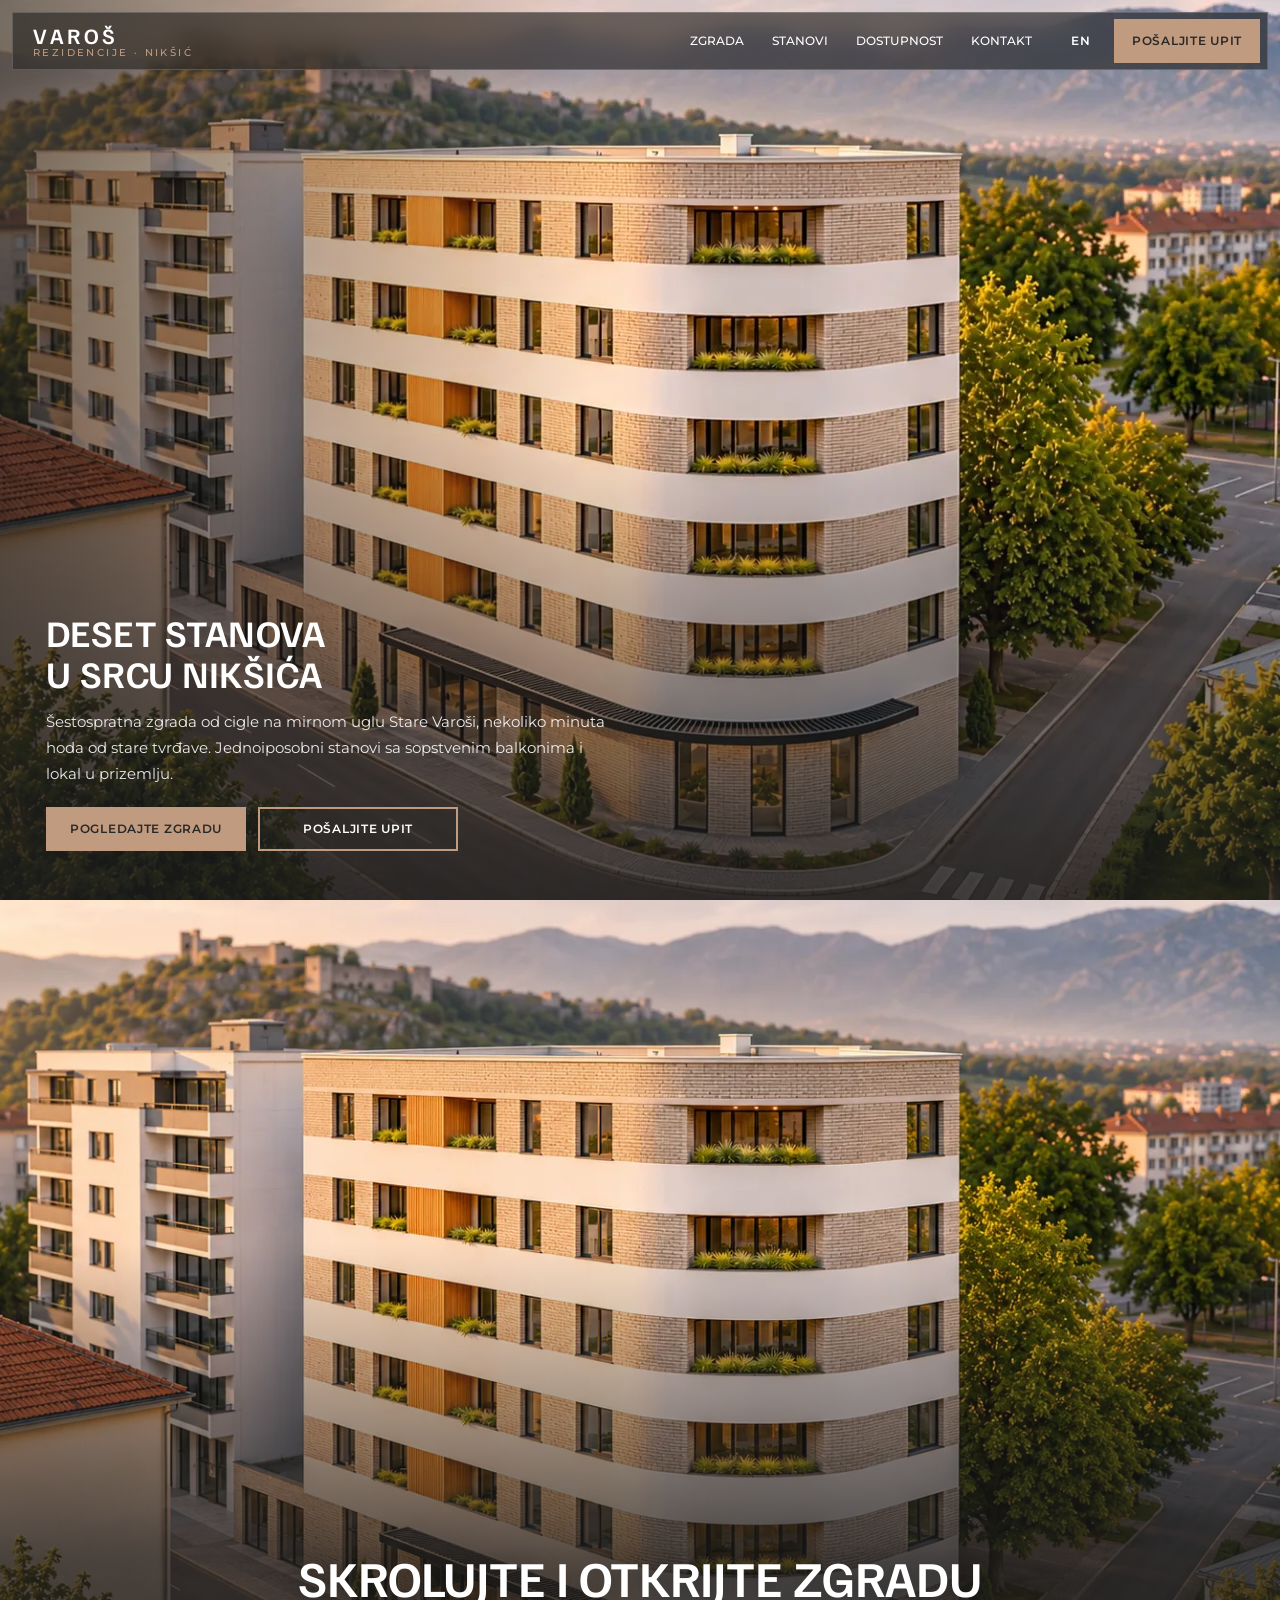
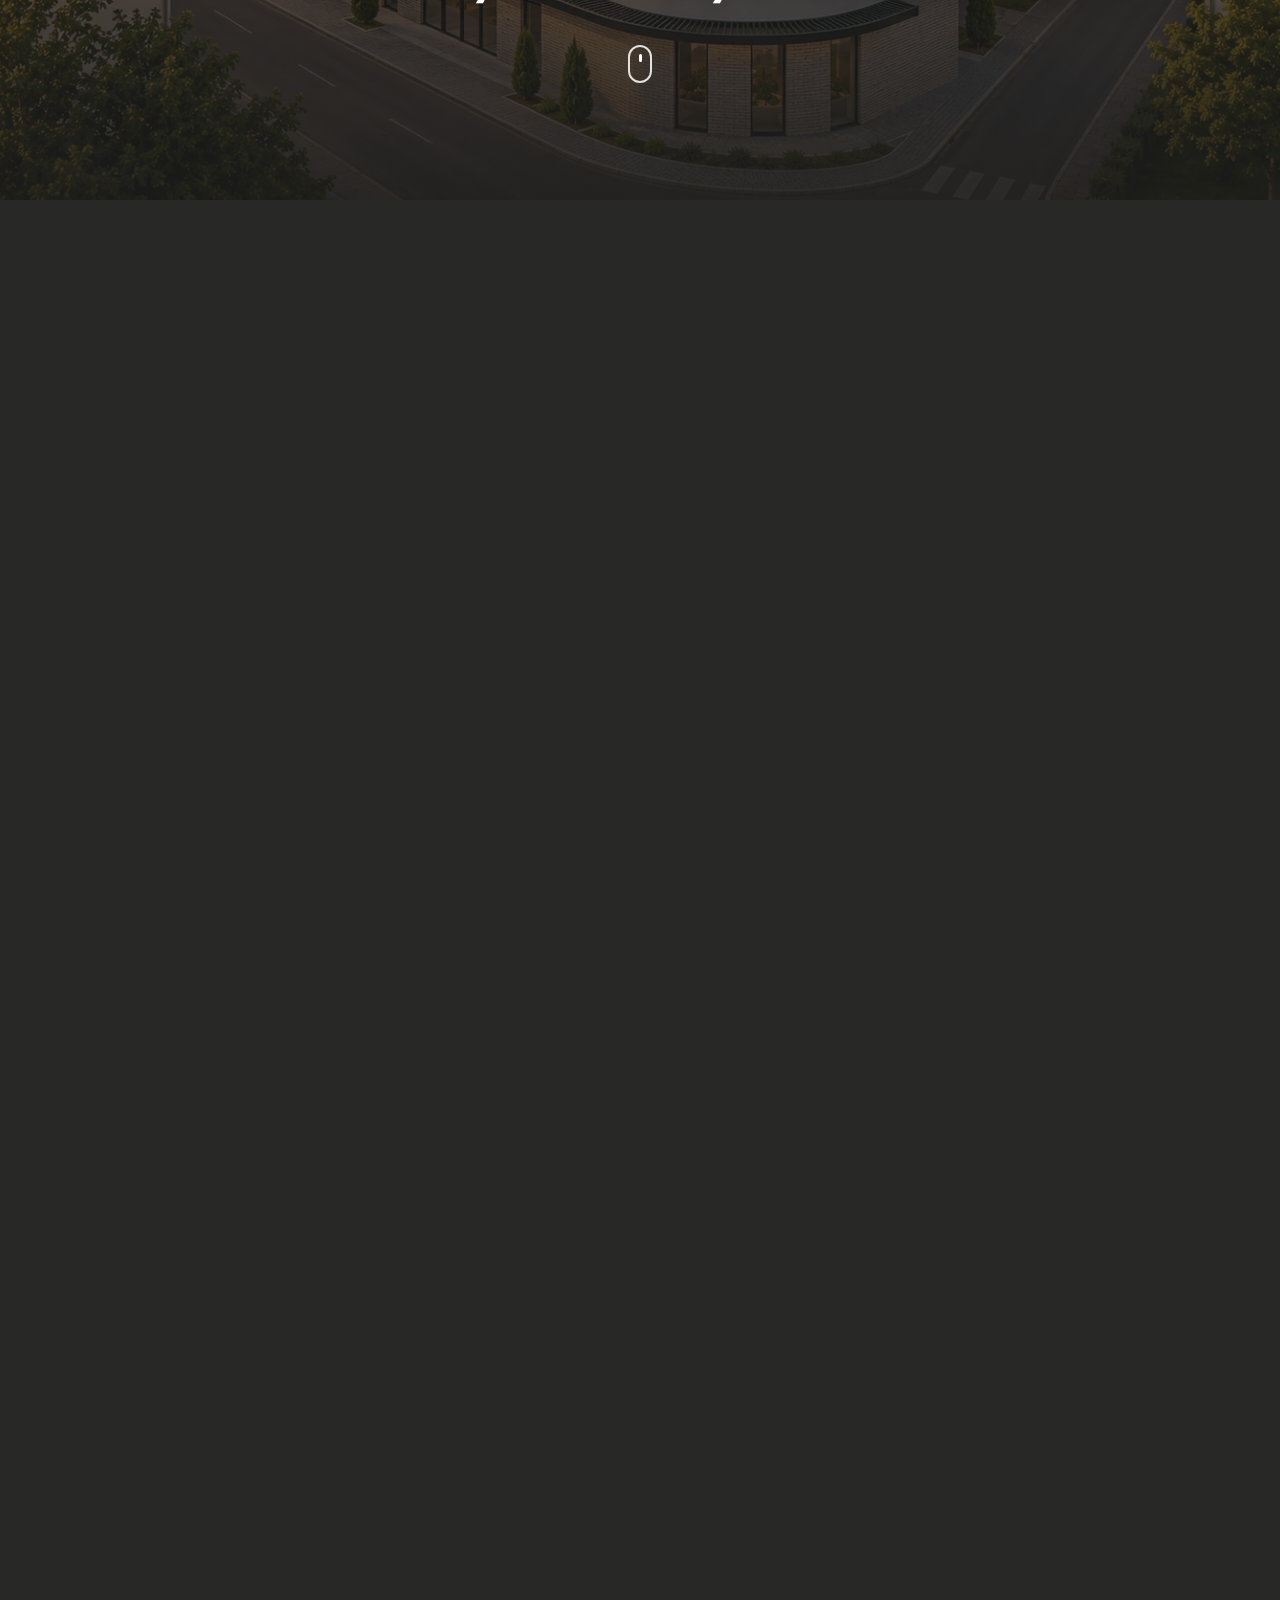
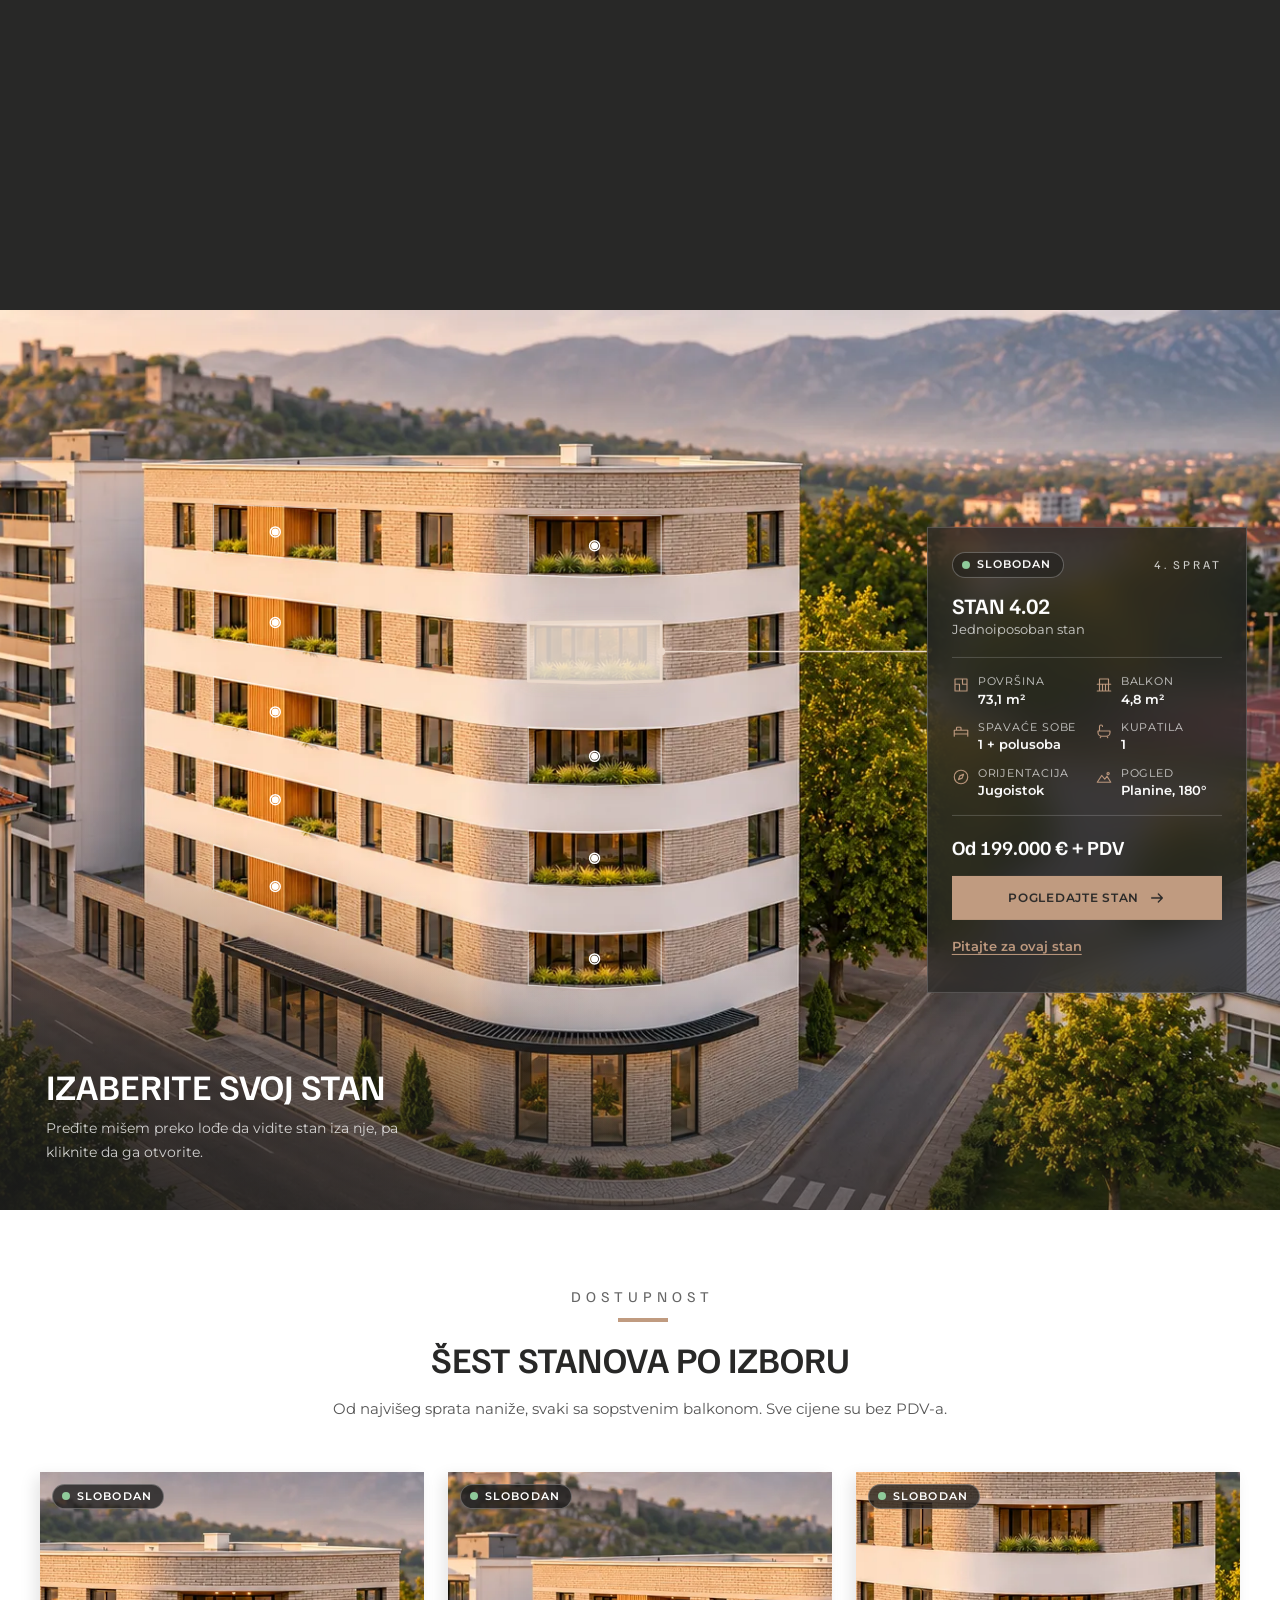
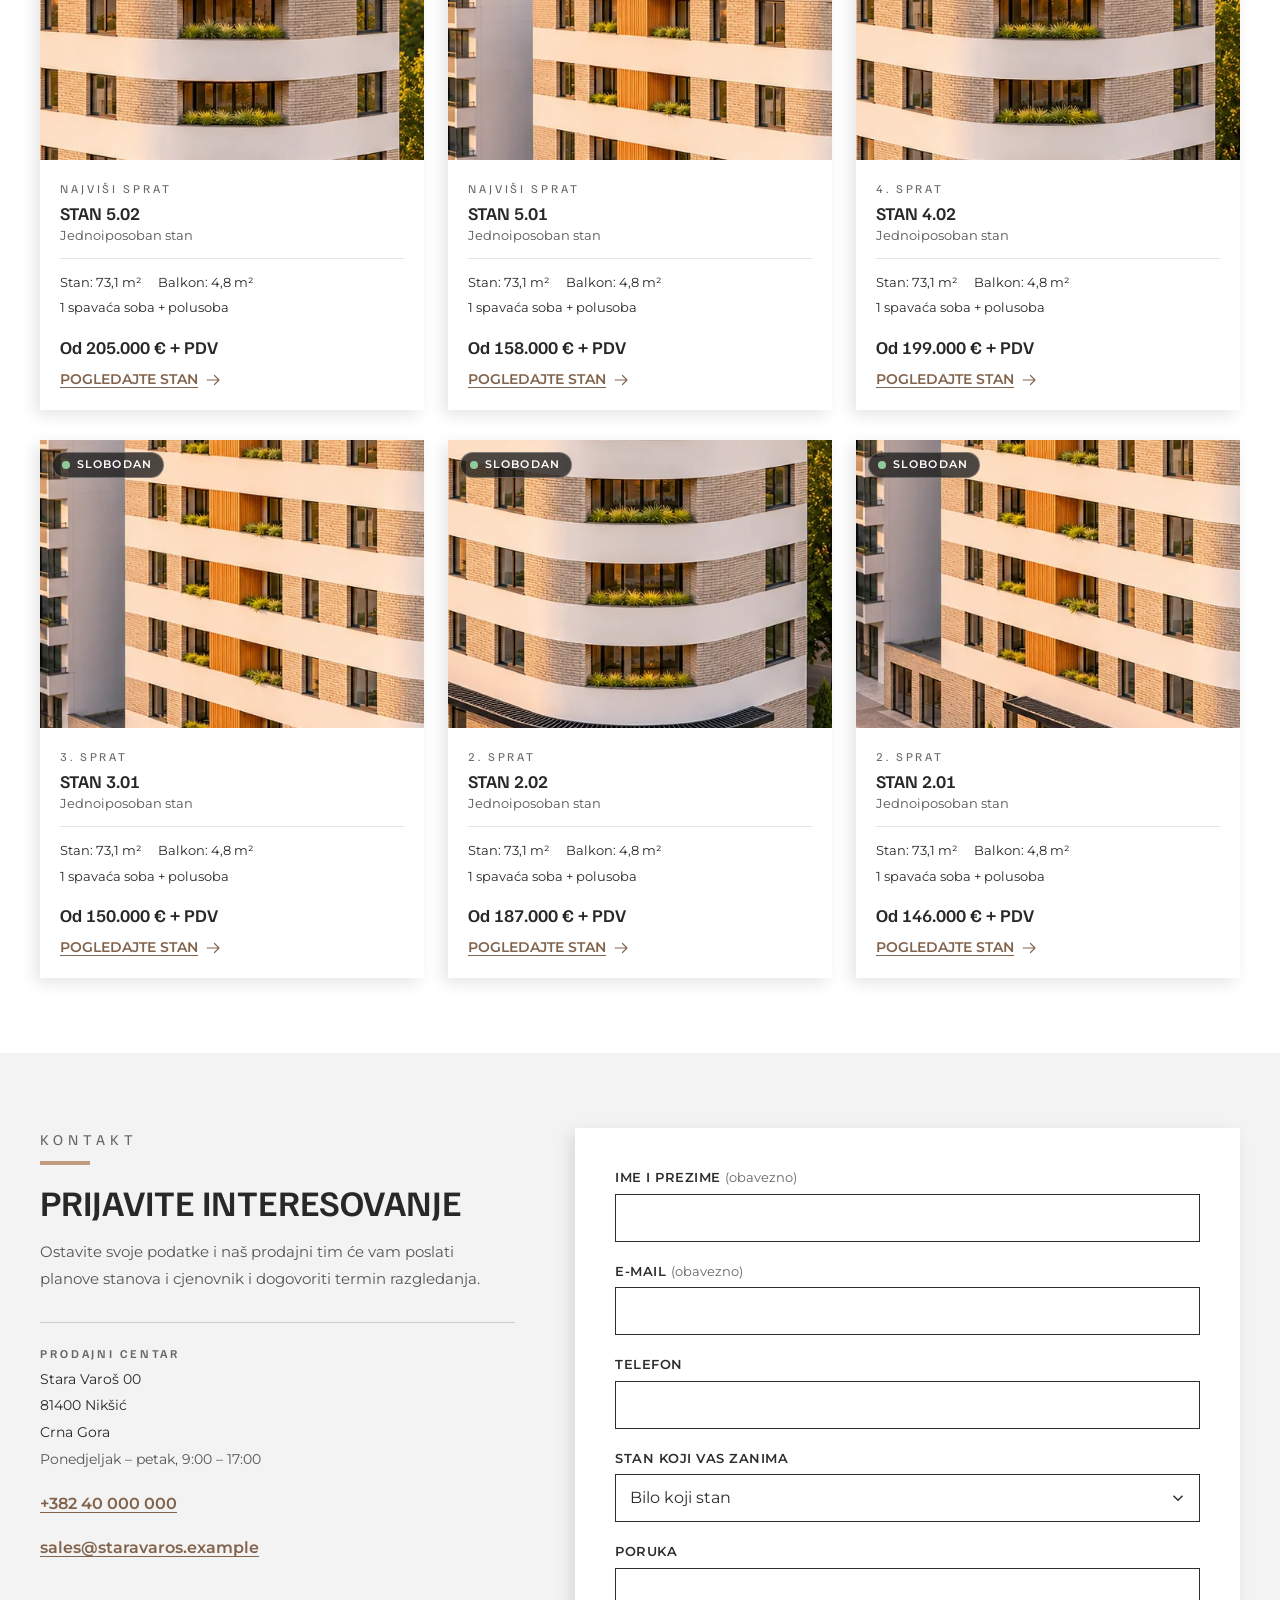
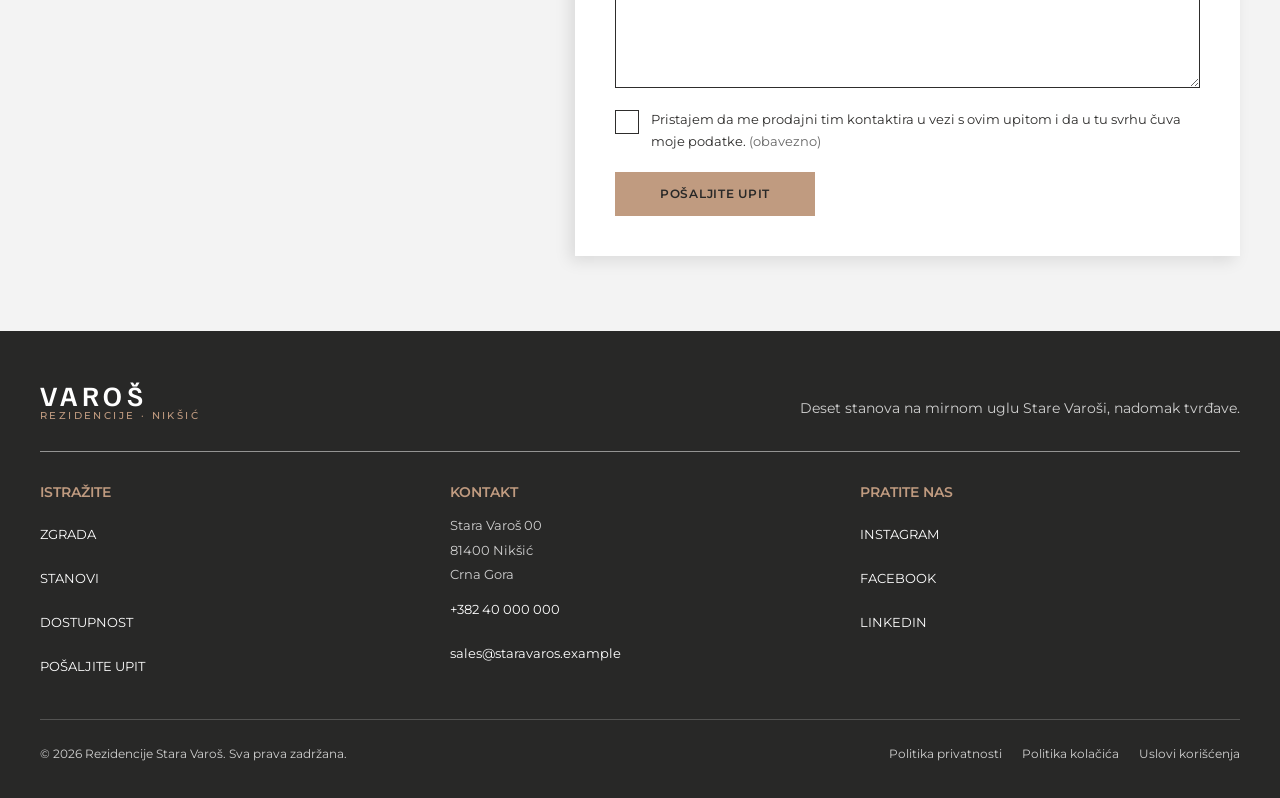
<file: index.html>
<!doctype html>
<html lang="sr-Latn" class="no-js">
<head>
  <meta charset="utf-8">
  <meta name="viewport" content="width=device-width, initial-scale=1, viewport-fit=cover">
  <title data-i18n="homeTitle">Deset stanova u srcu Nikšića</title>
  <meta name="description" content="Deset jednoiposobnih stanova sa sopstvenim balkonima u novoj šestospratnoj zgradi od cigle, na mirnom uglu Stare Varoši u Nikšiću, Crna Gora." data-i18n-attr="content:homeDescription">
  <meta name="theme-color" content="#282827">
  <meta name="color-scheme" content="light">
  <script>
    // Runs before first paint. Picks the language (same rule as js/data.js) and, on the home page,
    // enables the splash and scroll lock only when JavaScript runs; after a language switch the page
    // reloads in place without the splash. English hides the page until main.js has swapped the text.
    (function (h) {
      var en = false, again = false;
      try {
        var q = /[?&]lang=(sr|en)\b/.exec(location.search);
        en = q ? q[1] === 'en' : localStorage.getItem('lang') === 'en';
        again = sessionStorage.getItem('langSwitch') === '1';
        sessionStorage.removeItem('langSwitch');
      } catch (e) { /* storage blocked: Serbian, with the splash */ }
      var c = h.className.replace(/\bno-js\b/, '') + ' js ' + (again ? 'is-entered no-splash' : 'is-loading');
      if (en) {
        h.lang = 'en';
        c += ' i18n-pending';
        setTimeout(function () { h.classList.remove('i18n-pending'); }, 3000);
      }
      h.className = c;
    })(document.documentElement);
  </script>
  <!-- poster first: it is the largest paint; exactly one of the two matches -->
  <link rel="preload" href="assets/img/hero-poster-mobile.webp" as="image" type="image/webp" media="(max-aspect-ratio: 1/1)" fetchpriority="high">
  <link rel="preload" href="assets/img/hero-poster.webp" as="image" type="image/webp" media="(min-aspect-ratio: 10001/10000)" fetchpriority="high">
  <!-- the two font families; their Latin Extended halves (š, č, ć, ž, đ) load through unicode-range -->
  <link rel="preload" href="assets/fonts/montserrat-latin-wght-normal.woff2" as="font" type="font/woff2" crossorigin>
  <link rel="preload" href="assets/fonts/familjen-grotesk-latin-wght-normal.woff2" as="font" type="font/woff2" crossorigin>
  <link rel="stylesheet" href="css/styles.css">
  <script src="js/data.js" defer></script>
  <script src="js/main.js" defer></script>
</head>
<body>
  <a class="skip-link" href="#main" data-i18n="skip">Preskoči na sadržaj</a>

  <!-- Splash: only shown when JavaScript runs (html.js); removed once loading is done -->
  <div class="splash" id="splash">
    <div class="splash__inner">
      <p class="wordmark wordmark--splash" aria-hidden="true"><span class="wordmark__word" data-brand-word></span> <span class="wordmark__tag" data-brand-tag></span></p>
      <div class="splash__bar" id="splash-bar" role="progressbar" aria-valuemin="0" aria-valuemax="100" aria-valuenow="0" aria-label="Učitavanje" data-i18n-attr="aria-label:splashLoading">
        <span class="splash__fill" id="splash-fill"></span>
      </div>
      <p class="splash__pct" id="splash-pct" aria-hidden="true">0%</p>
    </div>
  </div>

  <svg class="sprite" aria-hidden="true" focusable="false">
    <symbol id="i-plan" viewBox="0 0 24 24"><path d="M4 4h16v16H4zM4 11h6v9M14 4v7h6"/></symbol>
    <symbol id="i-loggia" viewBox="0 0 24 24"><path d="M3 11h18M3 20h18M6 11v9M10 11v9M14 11v9M18 11v9M6 11V4h12v7"/></symbol>
    <symbol id="i-bed" viewBox="0 0 24 24"><path d="M3 19v-8h18v8M3 16h18M6 11V8a1 1 0 0 1 1-1h4a1 1 0 0 1 1 1v3"/></symbol>
    <symbol id="i-bath" viewBox="0 0 24 24"><path d="M4 12h16v2a5 5 0 0 1-5 5H9a5 5 0 0 1-5-5zM6 12V6a2 2 0 0 1 4 0M8 19l-1 2M16 19l1 2"/></symbol>
    <symbol id="i-compass" viewBox="0 0 24 24"><circle cx="12" cy="12" r="9"/><path d="m15.5 8.5-2 5-5 2 2-5z"/></symbol>
    <symbol id="i-view" viewBox="0 0 24 24"><path d="m3 19 6-9 4 5 3-4 5 8zM16 7.5a1.5 1.5 0 1 0 0-.01"/></symbol>
    <symbol id="i-arrow" viewBox="0 0 24 24"><path d="M4 12h16M14 6l6 6-6 6"/></symbol>
  </svg>

  <header class="site-header" id="header">
    <div class="site-header__bar">
      <a class="wordmark site-header__brand" href="#top" data-brand-link><span class="wordmark__word" data-brand-word></span> <span class="wordmark__tag" data-brand-tag></span></a>
      <button class="lang-btn" id="lang-btn" type="button" hidden>EN</button>
      <button class="menu-btn" id="menu-btn" type="button" aria-expanded="false" aria-controls="site-nav" aria-label="Otvori meni">
        <span class="menu-btn__lines" aria-hidden="true"></span>
      </button>
      <nav class="site-nav" id="site-nav" aria-label="Glavni meni" data-i18n-attr="aria-label:navLabel">
        <ul class="site-nav__list">
          <li><a class="site-nav__link" href="#building" data-section="building" data-i18n="navBuilding">Zgrada</a></li>
          <li><a class="site-nav__link" href="#residences" data-section="residences" data-i18n="navResidences">Stanovi</a></li>
          <li><a class="site-nav__link" href="#availability" data-section="availability" data-i18n="navAvailability">Dostupnost</a></li>
          <li><a class="site-nav__link" href="#contact" data-section="contact" data-i18n="navContact">Kontakt</a></li>
        </ul>
        <a class="btn btn--gold btn--compact site-nav__cta" href="#contact" data-i18n="cta">Pošaljite upit</a>
      </nav>
      <a class="btn btn--gold btn--compact site-header__cta" href="#contact" data-i18n="cta">Pošaljite upit</a>
    </div>
  </header>

  <main id="main" tabindex="-1">
    <!-- Hero -->
    <section class="hero" id="top" aria-labelledby="hero-title">
      <div class="hero__media" id="hero-media">
        <video class="hero__video" id="hero-video" muted playsinline loop preload="none" disablepictureinpicture disableremoteplayback aria-hidden="true" tabindex="-1"></video>
      </div>
      <div class="hero__scrim" aria-hidden="true"></div>
      <div class="hero__content" id="hero-content">
        <h1 class="hero__title" id="hero-title" data-i18n="heroTitle">Deset stanova u srcu Nikšića</h1>
        <p class="hero__lead" data-i18n="heroLead">Šestospratna zgrada od cigle na mirnom uglu Stare Varoši, nekoliko minuta hoda od stare tvrđave. Jednoiposobni stanovi sa sopstvenim balkonima i lokal u prizemlju.</p>
        <div class="hero__actions">
          <a class="btn btn--gold" href="#building" data-i18n="heroBuilding">Pogledajte zgradu</a>
          <a class="btn btn--light" href="#contact" data-i18n="cta">Pošaljite upit</a>
        </div>
      </div>
    </section>

    <!-- Building reveal: scrolling lifts the photograph off the 3D model -->
    <section class="reveal" id="building" aria-labelledby="reveal-title">
      <div class="reveal__stage" id="reveal-stage">
        <h2 class="reveal__title" id="reveal-title" data-i18n="revealTitle">Skrolujte i otkrijte zgradu</h2>
        <div class="reveal__frame" id="reveal-frame">
          <div class="reveal__backdrop" aria-hidden="true"></div>
          <div class="reveal__viewer" id="viewer-box"></div>
          <img class="reveal__curtain" id="curtain"
               src="assets/img/building-1672.webp"
               srcset="assets/img/building-1280.webp 1280w, assets/img/building-1672.webp 1672w"
               sizes="(max-aspect-ratio: 1/1) 222vw, (min-aspect-ratio: 16/9) 100vw, 178vh"
               width="1672" height="941" decoding="async" fetchpriority="low"
               alt="Završena zgrada u suton: šest spratova svijetle cigle s bijelim međuspratnim trakama, ozelenjenim lođama, zaobljenim uglom i ostakljenim lokalom pod tamnom nadstrešnicom, a iza nje nikšićka tvrđava i planine."
               data-i18n-attr="alt:curtainAlt">
          <div class="reveal__shade" aria-hidden="true"></div>
        </div>
        <div class="reveal__cue" aria-hidden="true">
          <span class="cue-mouse"><span class="cue-mouse__wheel"></span></span>
          <span class="cue-chevron"></span>
        </div>
        <div class="reveal__controls">
          <p class="reveal__hint" id="reveal-hint"><span class="only-fine" data-i18n="revealHintFine">Prevucite da rotirate</span><span class="only-coarse" data-i18n="revealHintCoarse">Prevucite ustranu da rotirate</span></p>
          <a class="btn btn--gold reveal__btn" id="reveal-btn" href="#residences" data-i18n="revealBtn">Pogledajte stanove</a>
        </div>
      </div>
    </section>

    <!-- Residence picker -->
    <section class="picker" id="residences" aria-labelledby="picker-title">
      <div class="picker__intro">
        <h2 class="picker__title" id="picker-title" data-i18n="pickerTitle">Izaberite svoj stan</h2>
        <p class="picker__text"><span class="only-fine" data-i18n="pickerFine">Pređite mišem preko lođe da vidite stan iza nje, pa kliknite da ga otvorite.</span><span class="only-coarse" data-i18n="pickerCoarse">Dodirnite lođu da vidite stan iza nje, pa dodirnite ponovo da ga otvorite.</span></p>
      </div>
      <div class="picker__stage" id="picker-stage">
        <div class="picker__media" id="picker-media">
          <img class="picker__img" id="picker-img"
               src="assets/img/building-1672.webp"
               srcset="assets/img/building-1280.webp 1280w, assets/img/building-1672.webp 1672w"
               sizes="(max-aspect-ratio: 1/1) 222vw, (min-aspect-ratio: 16/9) 100vw, 178vh"
               width="1672" height="941" decoding="async" loading="lazy"
               alt="Zgrada sa deset lođa, po dvije na svakom stambenom spratu: jedna na prednjoj fasadi i jedna na zaobljenom uglu."
               data-i18n-attr="alt:pickerAlt">
          <svg class="picker__svg" id="picker-svg" viewBox="0 0 1672 941" preserveAspectRatio="xMidYMid slice" role="group" aria-labelledby="picker-title"></svg>
        </div>
        <svg class="picker__leader" id="picker-leader" aria-hidden="true" focusable="false">
          <polyline class="picker__leader-line" id="leader-line" points=""/>
          <circle class="picker__leader-dot" id="leader-dot" r="4" cx="-10" cy="-10"/>
        </svg>
        <article class="picker__card glass-card" id="picker-card" aria-live="polite" aria-atomic="true">
          <noscript><p class="glass-card__type">Uključite JavaScript da biste pregledali stanove ili se javite prodajnom centru ispod.</p></noscript>
        </article>
      </div>
    </section>

    <!-- Six residences -->
    <section class="availability section--light" id="availability" aria-labelledby="availability-title">
      <div class="wrapper">
        <header class="section-head">
          <p class="eyebrow" data-i18n="availEyebrow">Dostupnost</p>
          <h2 class="section-title" id="availability-title" data-i18n="availTitle">Šest stanova po izboru</h2>
          <p class="section-lead" data-i18n="availLead">Od najvišeg sprata naniže, svaki sa sopstvenim balkonom. Sve cijene su bez PDV-a.</p>
        </header>
        <ul class="cards" id="cards" role="list"></ul>
        <noscript><p class="section-lead">Uključite JavaScript da biste vidjeli stanove ili se javite prodajnom centru ispod.</p></noscript>
      </div>
    </section>

    <!-- Contact -->
    <section class="contact section--soft" id="contact" aria-labelledby="contact-title">
      <div class="wrapper contact__grid">
        <div class="contact__info">
          <p class="eyebrow eyebrow--left" data-i18n="contactEyebrow">Kontakt</p>
          <h2 class="section-title section-title--left" id="contact-title" data-i18n="homeContactTitle">Prijavite interesovanje</h2>
          <p class="contact__intro" data-i18n="homeContactIntro">Ostavite svoje podatke i naš prodajni tim će vam poslati planove stanova i cjenovnik i dogovoriti termin razgledanja.</p>
          <address class="office" id="office"></address>
        </div>

        <div class="contact__panel">
          <form class="form" id="enquiry" method="post">
            <div class="field">
              <label class="field__label" for="f-name"><span data-i18n="fName">Ime i prezime</span> <span class="field__req" data-i18n="required">(obavezno)</span></label>
              <input class="field__input" id="f-name" name="name" type="text" autocomplete="name" autocapitalize="words" required>
              <p class="field__error" id="f-name-error" hidden></p>
            </div>
            <div class="field">
              <label class="field__label" for="f-email"><span data-i18n="fEmail">E-mail</span> <span class="field__req" data-i18n="required">(obavezno)</span></label>
              <input class="field__input" id="f-email" name="email" type="email" autocomplete="email" inputmode="email" autocapitalize="off" spellcheck="false" required>
              <p class="field__error" id="f-email-error" hidden></p>
            </div>
            <div class="field">
              <label class="field__label" for="f-phone" data-i18n="fPhone">Telefon</label>
              <input class="field__input" id="f-phone" name="phone" type="tel" autocomplete="tel" inputmode="tel">
              <p class="field__error" id="f-phone-error" hidden></p>
            </div>
            <div class="field">
              <label class="field__label" for="f-residence" data-i18n="fResidence">Stan koji vas zanima</label>
              <select class="field__input field__select" id="f-residence" name="residence"></select>
            </div>
            <div class="field">
              <label class="field__label" for="f-message" data-i18n="fMessage">Poruka</label>
              <textarea class="field__input field__textarea" id="f-message" name="message" rows="4"></textarea>
            </div>
            <div class="field field--check">
              <input class="field__check" id="f-consent" name="consent" type="checkbox" value="yes" required>
              <label class="field__check-label" for="f-consent"><span data-i18n="fConsent">Pristajem da me prodajni tim kontaktira u vezi s ovim upitom i da u tu svrhu čuva moje podatke.</span> <span class="field__req" data-i18n="required">(obavezno)</span></label>
              <p class="field__error" id="f-consent-error" hidden></p>
            </div>
            <p class="form__status" id="form-status" role="alert" hidden></p>
            <button class="btn btn--gold form__submit" id="form-submit" type="submit">Pošaljite upit</button>
          </form>

          <div class="form-done" id="form-done" tabindex="-1" hidden>
            <h3 class="form-done__title" id="form-done-title"></h3>
            <p class="form-done__text" id="form-done-text"></p>
            <button class="btn btn--outline" id="form-again" type="button" data-i18n="formAgain">Pošaljite novi upit</button>
          </div>
        </div>
      </div>
    </section>
  </main>

  <footer class="site-footer">
    <div class="wrapper site-footer__top">
      <a class="wordmark wordmark--footer" href="#top" data-brand-link><span class="wordmark__word" data-brand-word></span> <span class="wordmark__tag" data-brand-tag></span></a>
      <p class="site-footer__line" data-i18n="footerLine">Deset stanova na mirnom uglu Stare Varoši, nadomak tvrđave.</p>
    </div>
    <div class="wrapper site-footer__cols">
      <nav class="site-footer__col" aria-labelledby="footer-explore">
        <h2 class="site-footer__title" id="footer-explore" data-i18n="footerExplore">Istražite</h2>
        <ul class="site-footer__list">
          <li><a href="#building" data-i18n="navBuilding">Zgrada</a></li>
          <li><a href="#residences" data-i18n="navResidences">Stanovi</a></li>
          <li><a href="#availability" data-i18n="navAvailability">Dostupnost</a></li>
          <li><a href="#contact" data-i18n="cta">Pošaljite upit</a></li>
        </ul>
      </nav>
      <div class="site-footer__col">
        <h2 class="site-footer__title" data-i18n="footerContact">Kontakt</h2>
        <address class="site-footer__address" id="footer-contact"></address>
      </div>
      <nav class="site-footer__col" aria-labelledby="footer-follow">
        <h2 class="site-footer__title" id="footer-follow" data-i18n="footerFollow">Pratite nas</h2>
        <ul class="site-footer__list" id="footer-social"></ul>
      </nav>
    </div>
    <div class="wrapper site-footer__bottom">
      <p class="site-footer__copy" id="copyright"></p>
      <ul class="site-footer__legal" id="footer-legal"></ul>
    </div>
  </footer>
</body>
</html>
</file>
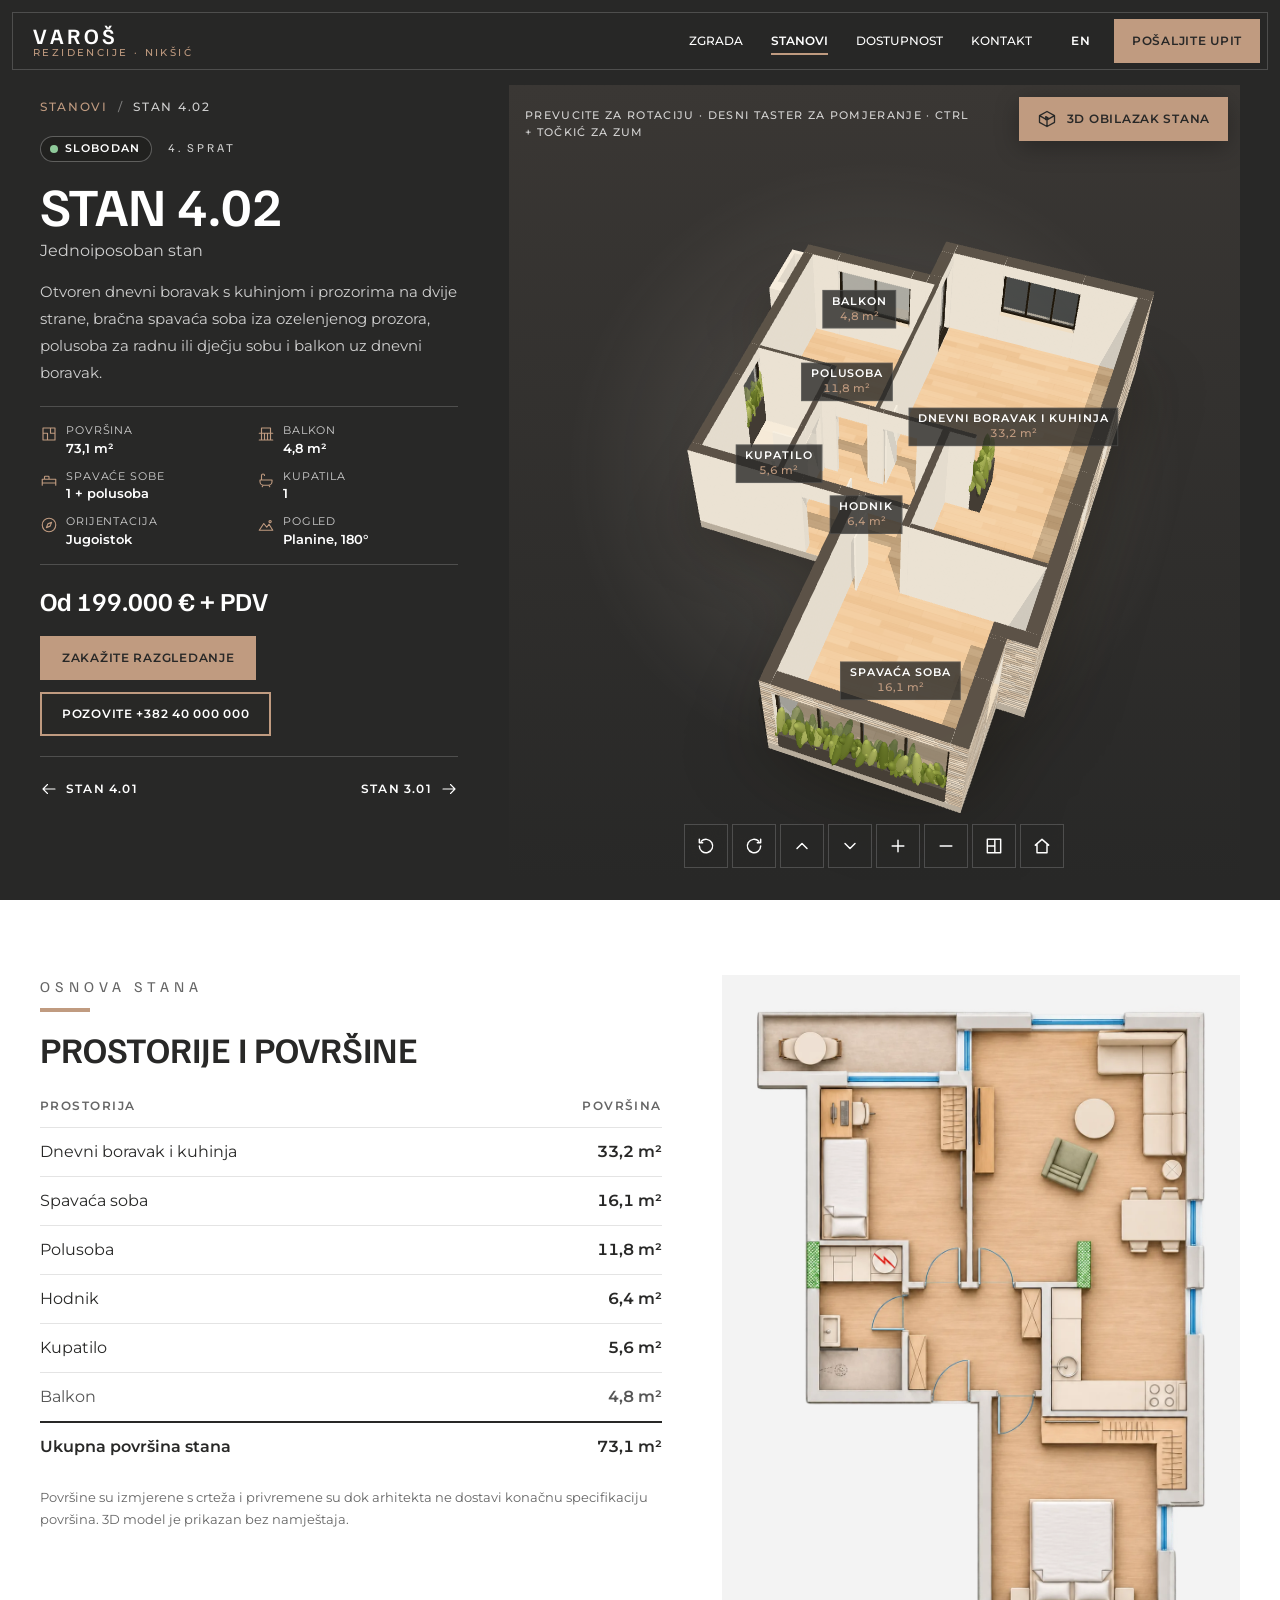
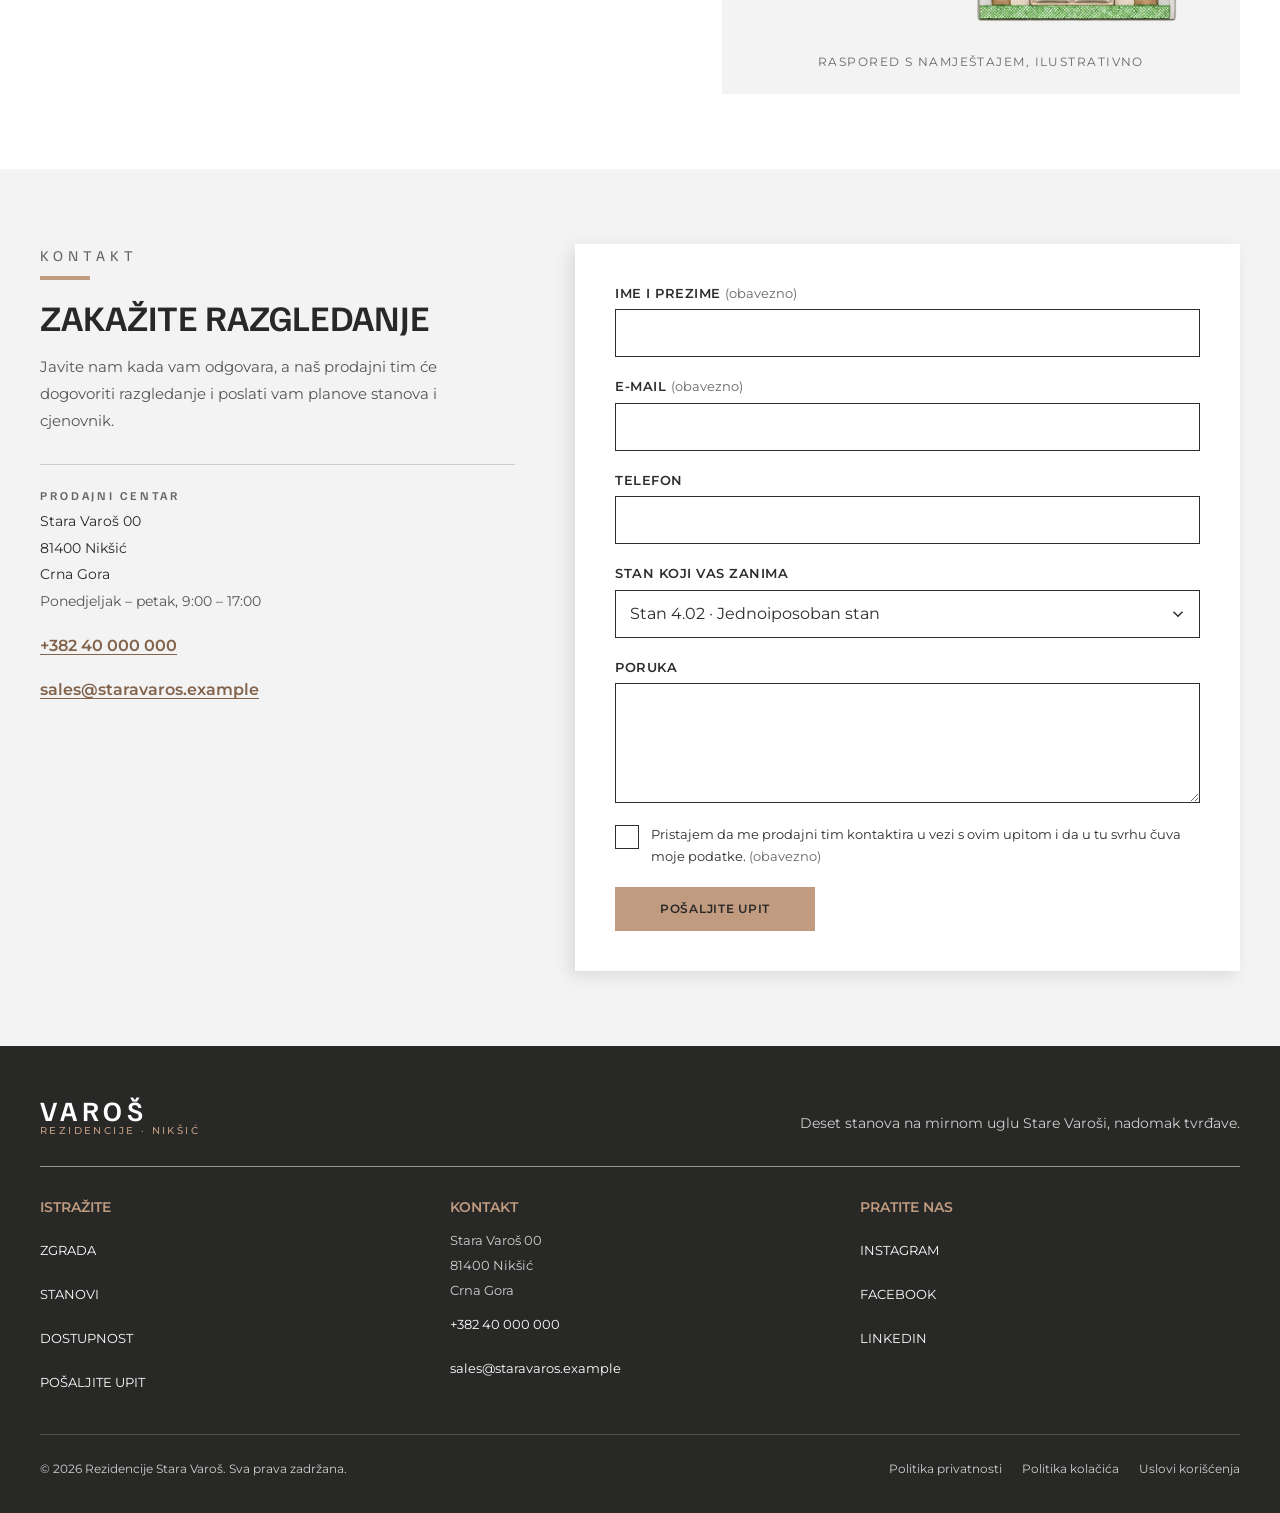
<file: residence.html>
<!doctype html>
<html lang="sr-Latn" class="no-js">
<head>
  <meta charset="utf-8">
  <meta name="viewport" content="width=device-width, initial-scale=1, viewport-fit=cover">
  <title data-i18n="resTitle">Stan u Staroj Varoši, Nikšić</title>
  <meta name="description" content="Osnova, 3D model, površine i cijena stana u novoj šestospratnoj zgradi od cigle na mirnom uglu Stare Varoši u Nikšiću, Crna Gora." data-i18n-attr="content:resDescription">
  <meta name="theme-color" content="#282827">
  <meta name="color-scheme" content="light">
  <script>
    // Runs before first paint. Picks the language (same rule as js/data.js); no splash on this page,
    // so the header is shown straight away. English hides the page until main.js has swapped the text.
    (function (h) {
      var en = false, again = false;
      try {
        var q = /[?&]lang=(sr|en)\b/.exec(location.search);
        en = q ? q[1] === 'en' : localStorage.getItem('lang') === 'en';
        again = sessionStorage.getItem('langSwitch') === '1';
        sessionStorage.removeItem('langSwitch');
      } catch (e) { /* storage blocked: Serbian, with the splash */ }
      var c = h.className.replace(/\bno-js\b/, '') + ' js ' + ('is-entered');
      if (en) {
        h.lang = 'en';
        c += ' i18n-pending';
        setTimeout(function () { h.classList.remove('i18n-pending'); }, 3000);
      }
      h.className = c;
    })(document.documentElement);
  </script>
  <link rel="preload" href="assets/fonts/montserrat-latin-wght-normal.woff2" as="font" type="font/woff2" crossorigin>
  <link rel="preload" href="assets/fonts/familjen-grotesk-latin-wght-normal.woff2" as="font" type="font/woff2" crossorigin>
  <link rel="stylesheet" href="css/styles.css">
  <script src="js/data.js" defer></script>
  <script src="js/main.js" defer></script>
</head>
<body data-page="residence">
  <a class="skip-link" href="#main" data-i18n="skip">Preskoči na sadržaj</a>

  <svg class="sprite" aria-hidden="true" focusable="false">
    <symbol id="i-plan" viewBox="0 0 24 24"><path d="M4 4h16v16H4zM4 11h6v9M14 4v7h6"/></symbol>
    <symbol id="i-loggia" viewBox="0 0 24 24"><path d="M3 11h18M3 20h18M6 11v9M10 11v9M14 11v9M18 11v9M6 11V4h12v7"/></symbol>
    <symbol id="i-bed" viewBox="0 0 24 24"><path d="M3 19v-8h18v8M3 16h18M6 11V8a1 1 0 0 1 1-1h4a1 1 0 0 1 1 1v3"/></symbol>
    <symbol id="i-bath" viewBox="0 0 24 24"><path d="M4 12h16v2a5 5 0 0 1-5 5H9a5 5 0 0 1-5-5zM6 12V6a2 2 0 0 1 4 0M8 19l-1 2M16 19l1 2"/></symbol>
    <symbol id="i-compass" viewBox="0 0 24 24"><circle cx="12" cy="12" r="9"/><path d="m15.5 8.5-2 5-5 2 2-5z"/></symbol>
    <symbol id="i-view" viewBox="0 0 24 24"><path d="m3 19 6-9 4 5 3-4 5 8zM16 7.5a1.5 1.5 0 1 0 0-.01"/></symbol>
    <symbol id="i-arrow" viewBox="0 0 24 24"><path d="M4 12h16M14 6l6 6-6 6"/></symbol>
    <symbol id="i-arrow-left" viewBox="0 0 24 24"><path d="M20 12H4M10 6l-6 6 6 6"/></symbol>
    <symbol id="i-rot-left" viewBox="0 0 24 24"><path d="M4 12a8 8 0 1 0 2.3-5.6M4 4v4h4"/></symbol>
    <symbol id="i-rot-right" viewBox="0 0 24 24"><path d="M20 12a8 8 0 1 1-2.3-5.6M20 4v4h-4"/></symbol>
    <symbol id="i-tilt-up" viewBox="0 0 24 24"><path d="m6 15 6-6 6 6"/></symbol>
    <symbol id="i-tilt-down" viewBox="0 0 24 24"><path d="m6 9 6 6 6-6"/></symbol>
    <symbol id="i-plus" viewBox="0 0 24 24"><path d="M12 5v14M5 12h14"/></symbol>
    <symbol id="i-minus" viewBox="0 0 24 24"><path d="M5 12h14"/></symbol>
    <symbol id="i-top" viewBox="0 0 24 24"><path d="M4 4h16v16H4zM4 12h9M13 4v16"/></symbol>
    <symbol id="i-reset" viewBox="0 0 24 24"><path d="M4 11 12 4l8 7M6 9.5V20h12V9.5"/></symbol>
    <symbol id="i-tour" viewBox="0 0 24 24"><path d="M12 3 3 8v8l9 5 9-5V8zM3 8l9 5 9-5M12 13v8"/><path d="m10.5 9.2 3 1.8-3 1.8z"/></symbol>
    <symbol id="i-close" viewBox="0 0 24 24"><path d="M6 6l12 12M18 6 6 18"/></symbol>
  </svg>

  <header class="site-header" id="header">
    <div class="site-header__bar">
      <a class="wordmark site-header__brand" href="index.html" data-brand-link><span class="wordmark__word" data-brand-word></span> <span class="wordmark__tag" data-brand-tag></span></a>
      <button class="lang-btn" id="lang-btn" type="button" hidden>EN</button>
      <button class="menu-btn" id="menu-btn" type="button" aria-expanded="false" aria-controls="site-nav" aria-label="Otvori meni">
        <span class="menu-btn__lines" aria-hidden="true"></span>
      </button>
      <nav class="site-nav" id="site-nav" aria-label="Glavni meni" data-i18n-attr="aria-label:navLabel">
        <ul class="site-nav__list">
          <li><a class="site-nav__link" href="index.html#building" data-i18n="navBuilding">Zgrada</a></li>
          <li><a class="site-nav__link" href="index.html#residences" aria-current="true" data-i18n="navResidences">Stanovi</a></li>
          <li><a class="site-nav__link" href="index.html#availability" data-i18n="navAvailability">Dostupnost</a></li>
          <li><a class="site-nav__link" href="#contact" data-i18n="navContact">Kontakt</a></li>
        </ul>
        <a class="btn btn--gold btn--compact site-nav__cta" href="#contact" data-i18n="cta">Pošaljite upit</a>
      </nav>
      <a class="btn btn--gold btn--compact site-header__cta" href="#contact" data-i18n="cta">Pošaljite upit</a>
    </div>
  </header>

  <main id="main" tabindex="-1">
    <!-- Residence: information and call to action on the left, 3D floor plan on the right -->
    <section class="unit on-dark" aria-labelledby="unit-title">
      <div class="unit__grid">
        <div class="unit__head">
          <nav class="crumbs" aria-label="Putanja" data-i18n-attr="aria-label:crumbsLabel">
            <ol class="crumbs__list">
              <li><a href="index.html#residences" data-i18n="navResidences">Stanovi</a></li>
              <li><span id="crumb-current" aria-current="page"></span></li>
            </ol>
          </nav>
          <div class="unit__meta"><span id="unit-status"></span><span class="unit__floor" id="unit-floor"></span></div>
          <h1 class="unit__title" id="unit-title" data-i18n="unitTitle">Stan</h1>
          <p class="unit__type" id="unit-type"></p>
        </div>

        <div class="unit__stage" id="unit-stage">
          <div class="unit__viewer" id="plan-viewer">
            <p class="unit__loading" aria-hidden="true" data-i18n="planLoading">Priprema 3D osnove…</p>
          </div>
          <figure class="unit__fallback" id="plan-fallback" hidden>
            <img id="plan-fallback-img" alt="" width="1080" height="1456" decoding="async">
            <figcaption data-i18n="planFallback">3D prikaz nije dostupan u ovom pregledaču, pa vam prikazujemo nacrtanu osnovu.</figcaption>
          </figure>
          <p class="unit__hint"><span class="only-fine" data-i18n="planHintFine">Prevucite za rotaciju · desni taster za pomjeranje · Ctrl + točkić za zum</span><span class="only-coarse" data-i18n="planHintCoarse">Prevucite ustranu za rotaciju · raširite prste za zum</span></p>
          <p class="unit__toast" id="wheel-toast" role="status" hidden data-i18n="wheelToast">Držite Ctrl (⌘ na Macu) i skrolujte da zumirate osnovu</p>
          <!-- shown by main.js when the residence's plan has a video tour -->
          <button class="btn btn--gold btn--compact unit__tour-btn" id="tour-open" type="button" aria-haspopup="dialog" aria-controls="tour" hidden>
            <svg class="icon" aria-hidden="true"><use href="#i-tour"/></svg><span data-i18n="tourBtn">3D obilazak stana</span>
          </button>
          <div class="plan-tools" role="toolbar" aria-label="Kontrole 3D osnove" data-i18n-attr="aria-label:toolsLabel" aria-controls="plan-viewer">
            <button class="plan-tools__btn" type="button" data-plan="left" aria-label="Rotiraj lijevo" data-i18n-attr="aria-label:toolLeft"><svg class="icon" aria-hidden="true"><use href="#i-rot-left"/></svg></button>
            <button class="plan-tools__btn" type="button" data-plan="right" aria-label="Rotiraj desno" data-i18n-attr="aria-label:toolRight"><svg class="icon" aria-hidden="true"><use href="#i-rot-right"/></svg></button>
            <button class="plan-tools__btn" type="button" data-plan="up" aria-label="Nagib: pogled s veće visine" data-i18n-attr="aria-label:toolUp"><svg class="icon" aria-hidden="true"><use href="#i-tilt-up"/></svg></button>
            <button class="plan-tools__btn" type="button" data-plan="down" aria-label="Nagib: pogled s manje visine" data-i18n-attr="aria-label:toolDown"><svg class="icon" aria-hidden="true"><use href="#i-tilt-down"/></svg></button>
            <button class="plan-tools__btn" type="button" data-plan="in" aria-label="Uvećaj" data-i18n-attr="aria-label:toolIn"><svg class="icon" aria-hidden="true"><use href="#i-plus"/></svg></button>
            <button class="plan-tools__btn" type="button" data-plan="out" aria-label="Umanji" data-i18n-attr="aria-label:toolOut"><svg class="icon" aria-hidden="true"><use href="#i-minus"/></svg></button>
            <button class="plan-tools__btn" type="button" data-plan="top" aria-label="Pogled odozgo" data-i18n-attr="aria-label:toolTop"><svg class="icon" aria-hidden="true"><use href="#i-top"/></svg></button>
            <button class="plan-tools__btn" type="button" data-plan="reset" aria-label="Vrati početni prikaz" data-i18n-attr="aria-label:toolReset"><svg class="icon" aria-hidden="true"><use href="#i-reset"/></svg></button>
          </div>
        </div>

        <div class="unit__body">
          <p class="unit__lead" id="unit-summary"></p>
          <dl class="facts facts--unit" id="unit-facts"></dl>
          <p class="unit__price" id="unit-price"></p>
          <div class="unit__actions">
            <a class="btn btn--gold" href="#contact" data-i18n="viewing">Zakažite razgledanje</a>
            <a class="btn btn--light" id="unit-call" href="tel:" data-i18n="callOffice">Pozovite prodajni centar</a>
          </div>
          <nav class="unit__pager" aria-label="Ostali stanovi" data-i18n-attr="aria-label:pagerLabel">
            <a class="unit__pager-link" id="unit-prev" href="residence.html"><svg class="icon" aria-hidden="true"><use href="#i-arrow-left"/></svg><span></span></a>
            <a class="unit__pager-link unit__pager-link--next" id="unit-next" href="residence.html"><span></span><svg class="icon" aria-hidden="true"><use href="#i-arrow"/></svg></a>
          </nav>
        </div>
      </div>
    </section>

    <!-- Rooms and areas -->
    <section class="rooms section--light" aria-labelledby="rooms-title">
      <div class="wrapper rooms__grid">
        <div class="rooms__text">
          <p class="eyebrow eyebrow--left" data-i18n="roomsEyebrow">Osnova stana</p>
          <h2 class="section-title section-title--left" id="rooms-title" data-i18n="roomsTitle">Prostorije i površine</h2>
          <table class="rooms__table">
            <caption class="visually-hidden" data-i18n="roomsCaption">Prostorije i njihove površine</caption>
            <thead><tr><th scope="col" data-i18n="roomsRoom">Prostorija</th><th scope="col" data-i18n="roomsArea">Površina</th></tr></thead>
            <tbody id="rooms-body"></tbody>
            <tfoot id="rooms-foot"></tfoot>
          </table>
          <p class="rooms__note" data-i18n="roomsNote">Površine su izmjerene s crteža i privremene su dok arhitekta ne dostavi konačnu specifikaciju površina. 3D model je prikazan bez namještaja.</p>
        </div>
        <figure class="rooms__plan">
          <img id="rooms-plan-img" alt="" width="1080" height="1456" loading="lazy" decoding="async">
          <figcaption data-i18n="roomsFig">Raspored s namještajem, ilustrativno</figcaption>
        </figure>
      </div>
    </section>

    <!-- Enquiry -->
    <section class="contact section--soft" id="contact" aria-labelledby="contact-title">
      <div class="wrapper contact__grid">
        <div class="contact__info">
          <p class="eyebrow eyebrow--left" data-i18n="contactEyebrow">Kontakt</p>
          <h2 class="section-title section-title--left" id="contact-title" data-i18n="viewing">Zakažite razgledanje</h2>
          <p class="contact__intro" data-i18n="resContactIntro">Javite nam kada vam odgovara, a naš prodajni tim će dogovoriti razgledanje i poslati vam planove stanova i cjenovnik.</p>
          <address class="office" id="office"></address>
        </div>

        <div class="contact__panel">
          <form class="form" id="enquiry" method="post">
            <div class="field">
              <label class="field__label" for="f-name"><span data-i18n="fName">Ime i prezime</span> <span class="field__req" data-i18n="required">(obavezno)</span></label>
              <input class="field__input" id="f-name" name="name" type="text" autocomplete="name" autocapitalize="words" required>
              <p class="field__error" id="f-name-error" hidden></p>
            </div>
            <div class="field">
              <label class="field__label" for="f-email"><span data-i18n="fEmail">E-mail</span> <span class="field__req" data-i18n="required">(obavezno)</span></label>
              <input class="field__input" id="f-email" name="email" type="email" autocomplete="email" inputmode="email" autocapitalize="off" spellcheck="false" required>
              <p class="field__error" id="f-email-error" hidden></p>
            </div>
            <div class="field">
              <label class="field__label" for="f-phone" data-i18n="fPhone">Telefon</label>
              <input class="field__input" id="f-phone" name="phone" type="tel" autocomplete="tel" inputmode="tel">
              <p class="field__error" id="f-phone-error" hidden></p>
            </div>
            <div class="field">
              <label class="field__label" for="f-residence" data-i18n="fResidence">Stan koji vas zanima</label>
              <select class="field__input field__select" id="f-residence" name="residence"></select>
            </div>
            <div class="field">
              <label class="field__label" for="f-message" data-i18n="fMessage">Poruka</label>
              <textarea class="field__input field__textarea" id="f-message" name="message" rows="4"></textarea>
            </div>
            <div class="field field--check">
              <input class="field__check" id="f-consent" name="consent" type="checkbox" value="yes" required>
              <label class="field__check-label" for="f-consent"><span data-i18n="fConsent">Pristajem da me prodajni tim kontaktira u vezi s ovim upitom i da u tu svrhu čuva moje podatke.</span> <span class="field__req" data-i18n="required">(obavezno)</span></label>
              <p class="field__error" id="f-consent-error" hidden></p>
            </div>
            <p class="form__status" id="form-status" role="alert" hidden></p>
            <button class="btn btn--gold form__submit" id="form-submit" type="submit">Pošaljite upit</button>
          </form>

          <div class="form-done" id="form-done" tabindex="-1" hidden>
            <h3 class="form-done__title" id="form-done-title"></h3>
            <p class="form-done__text" id="form-done-text"></p>
            <button class="btn btn--outline" id="form-again" type="button" data-i18n="formAgain">Pošaljite novi upit</button>
          </div>
        </div>
      </div>
    </section>
  </main>

  <!-- 3D apartment tour: the visitor drives the walk-through by scrolling (up = forward) -->
  <dialog class="tour" id="tour" aria-labelledby="tour-title" aria-describedby="tour-hint">
    <div class="tour__bar">
      <div class="tour__heading">
        <p class="tour__eyebrow" id="tour-unit"></p>
        <h2 class="tour__title" id="tour-title" data-i18n="tourTitle">3D obilazak stana</h2>
      </div>
      <button class="tour__close" id="tour-close" type="button" aria-label="Zatvori obilazak" data-i18n-attr="aria-label:tourClose">
        <svg class="icon" aria-hidden="true"><use href="#i-close"/></svg>
      </button>
    </div>
    <div class="tour__stage" id="tour-stage">
      <video class="tour__video" id="tour-video" muted playsinline preload="none" disablepictureinpicture disableremoteplayback aria-hidden="true"></video>
      <p class="tour__loading" id="tour-loading" role="status"><span class="tour__spinner" aria-hidden="true"></span><span id="tour-loading-text" data-i18n="tourLoading">Učitavanje obilaska…</span></p>
    </div>
    <div class="tour__controls">
      <p class="tour__hint" id="tour-hint">
        <span class="only-fine" data-i18n="tourHintFine">Skrolujte nagore da idete naprijed · nadolje da se vratite</span>
        <span class="only-coarse" data-i18n="tourHintCoarse">Prevucite nadolje da idete naprijed · nagore da se vratite</span>
      </p>
      <label class="visually-hidden" for="tour-progress" data-i18n="tourProgress">Položaj u obilasku</label>
      <input class="tour__progress" id="tour-progress" type="range" min="0" max="1000" step="1" value="0">
    </div>
  </dialog>

  <footer class="site-footer">
    <div class="wrapper site-footer__top">
      <a class="wordmark wordmark--footer" href="index.html" data-brand-link><span class="wordmark__word" data-brand-word></span> <span class="wordmark__tag" data-brand-tag></span></a>
      <p class="site-footer__line" data-i18n="footerLine">Deset stanova na mirnom uglu Stare Varoši, nadomak tvrđave.</p>
    </div>
    <div class="wrapper site-footer__cols">
      <nav class="site-footer__col" aria-labelledby="footer-explore">
        <h2 class="site-footer__title" id="footer-explore" data-i18n="footerExplore">Istražite</h2>
        <ul class="site-footer__list">
          <li><a href="index.html#building" data-i18n="navBuilding">Zgrada</a></li>
          <li><a href="index.html#residences" data-i18n="navResidences">Stanovi</a></li>
          <li><a href="index.html#availability" data-i18n="navAvailability">Dostupnost</a></li>
          <li><a href="#contact" data-i18n="cta">Pošaljite upit</a></li>
        </ul>
      </nav>
      <div class="site-footer__col">
        <h2 class="site-footer__title" data-i18n="footerContact">Kontakt</h2>
        <address class="site-footer__address" id="footer-contact"></address>
      </div>
      <nav class="site-footer__col" aria-labelledby="footer-follow">
        <h2 class="site-footer__title" id="footer-follow" data-i18n="footerFollow">Pratite nas</h2>
        <ul class="site-footer__list" id="footer-social"></ul>
      </nav>
    </div>
    <div class="wrapper site-footer__bottom">
      <p class="site-footer__copy" id="copyright"></p>
      <ul class="site-footer__legal" id="footer-legal"></ul>
    </div>
  </footer>
</body>
</html>
</file>
<file: css/styles.css>
/* ==========================================================================
   Stara Varoš Residences · homepage
   Design tokens taken from the belgradewaterfront.com/en/ theme stylesheets
   (themes/belgrade-waterfront/css/main.min.css, home.min.css, inline <style> blocks):
     :root { font-size: 10px }                body { color: #282827; line-height: 2 }
     h1–h6 "Domaine Sans Text" 600, uppercase   body "Sweet Sans Pro" 400; p 1.4rem
     .entry-content h1 2.8rem / h2 2.5rem / h3 2.2rem / h4 1.8rem, line-height 1.2–1.5
     .h2-line eyebrow 1.5rem, 400, letter-spacing 5px, uppercase, #666, 50 × 4 px #c09b80 rule
     a #c09b80 → hover #282827 + underline;    buttons 1.2rem, 600, uppercase, 2px #c09b80 border,
     radius 0, padding 7–10px 15px, min-width 200px;   cards: white, shadow -5px 5px 15px rgba(0,0,0,.1),
     content padding 20px, 4:3 images, title 1.8rem;   sections 75px padding, #f3f3f3 soft background;
     footer #282827, white text, titles #c09b80 1.4rem uppercase, links 1.3rem uppercase,
     dividers 1px rgba(255,255,255,.5);   form: 1px #2E2D2C borders, radius 0, square 18px checkbox.
   Fonts: the reference families are commercial, so free stand-ins are self-hosted (see @font-face).
   Contrast: #c09b80 on white is 2.5:1, so text on light grounds uses --c-accent-ink (same hue,
   darker), and gold buttons carry dark text (5.8:1) instead of white (2.5:1).
   ========================================================================== */

:root {
  /* palette */
  --c-ink: #282827;
  --c-ink-2: #2e2d2c;
  --c-darkest: #282827;
  --c-deep: #1f1f1e;
  --c-accent: #c09b80;
  --c-accent-ink: #82634c;
  --c-accent-tint: #ead9cb;
  --c-muted: #666;
  --c-muted-2: #555;
  --c-line: #ccc;
  --c-soft: #f3f3f3;
  --c-white: #fff;
  --c-error: #b3261e;
  --c-glass: rgba(40, 40, 39, 0.66);
  --c-glass-dense: rgba(40, 40, 39, 0.9);
  --c-hairline: rgba(255, 255, 255, 0.18);
  --c-on-dark-muted: rgba(255, 255, 255, 0.78);
  --c-status-available: #8fca9a;
  --c-status-reserved: #e6b85c;
  --c-status-sold: #e0928a;

  /* typography */
  --font-heading: 'Familjen Grotesk', 'Helvetica Neue', Arial, sans-serif; /* for Domaine Sans Text */
  --font-body: 'Montserrat', 'Helvetica Neue', Arial, sans-serif; /* for Sweet Sans Pro */
  --fs-xs: 1.1rem;
  --fs-sm: 1.2rem;
  --fs-footer: 1.3rem;
  --fs-body: 1.4rem;
  --fs-eyebrow: 1.5rem;
  --fs-lead: 1.6rem;
  --fs-h4: 1.8rem;
  --fs-h3: 2.2rem;
  --fs-h2: 2.5rem;
  --fs-h1: 2.8rem;
  --lh-body: 2;
  --lh-ui: 1.5;
  --lh-tight: 1.2;
  --ls-eyebrow: 5px;

  /* shape and depth */
  --radius: 0;
  --radius-pill: 999px;
  --border-btn: 2px;
  --shadow-card: -5px 5px 15px 0 rgba(0, 0, 0, 0.1);

  /* spacing rhythm: 5 · 10 · 15 · 20 · 30 · 50 · 75 px */
  --sp-1: 0.5rem;
  --sp-2: 1rem;
  --sp-3: 1.5rem;
  --sp-4: 2rem;
  --sp-5: 3rem;
  --sp-6: 5rem;
  --sp-7: 7.5rem;
  --wrap: 1200px;
  --gutter: 2rem;

  /* chrome */
  --header-inset: 12px;
  --header-h: 58px;
  --header-space: calc(var(--header-h) + var(--header-inset));
  --ease: cubic-bezier(0.2, 0.7, 0.2, 1);
  --ease-curtain: cubic-bezier(0.76, 0, 0.24, 1);
  --tap: 44px;
}

@media (min-width: 600px) {
  :root { --gutter: 3rem; }
}
@media (min-width: 1024px) {
  :root { --gutter: 4rem; }
}

/* --------------------------------------------------------------------------
   Fonts (Fontsource, OFL): Familjen Grotesk for headings, Montserrat for body/UI
   -------------------------------------------------------------------------- */
@font-face {
  font-family: 'Familjen Grotesk';
  font-style: normal;
  font-weight: 400 700;
  font-display: swap;
  src: url('../assets/fonts/familjen-grotesk-latin-ext-wght-normal.woff2') format('woff2');
  unicode-range: U+0100-02BA, U+02BD-02C5, U+02C7-02CC, U+02CE-02D7, U+02DD-02FF, U+0304, U+0308, U+0329, U+1D00-1DBF, U+1E00-1E9F, U+1EF2-1EFF, U+2020, U+20A0-20AB, U+20AD-20C0, U+2113, U+2C60-2C7F, U+A720-A7FF;
}
@font-face {
  font-family: 'Familjen Grotesk';
  font-style: normal;
  font-weight: 400 700;
  font-display: swap;
  src: url('../assets/fonts/familjen-grotesk-latin-wght-normal.woff2') format('woff2');
  unicode-range: U+0000-00FF, U+0131, U+0152-0153, U+02BB-02BC, U+02C6, U+02DA, U+02DC, U+0304, U+0308, U+0329, U+2000-206F, U+20AC, U+2122, U+2191, U+2193, U+2212, U+2215, U+FEFF, U+FFFD;
}
@font-face {
  font-family: 'Montserrat';
  font-style: normal;
  font-weight: 100 900;
  font-display: swap;
  src: url('../assets/fonts/montserrat-latin-ext-wght-normal.woff2') format('woff2');
  unicode-range: U+0100-02BA, U+02BD-02C5, U+02C7-02CC, U+02CE-02D7, U+02DD-02FF, U+0304, U+0308, U+0329, U+1D00-1DBF, U+1E00-1E9F, U+1EF2-1EFF, U+2020, U+20A0-20AB, U+20AD-20C0, U+2113, U+2C60-2C7F, U+A720-A7FF;
}
@font-face {
  font-family: 'Montserrat';
  font-style: normal;
  font-weight: 100 900;
  font-display: swap;
  src: url('../assets/fonts/montserrat-latin-wght-normal.woff2') format('woff2');
  unicode-range: U+0000-00FF, U+0131, U+0152-0153, U+02BB-02BC, U+02C6, U+02DA, U+02DC, U+0304, U+0308, U+0329, U+2000-206F, U+20AC, U+2122, U+2191, U+2193, U+2212, U+2215, U+FEFF, U+FFFD;
}

/* --------------------------------------------------------------------------
   Base
   -------------------------------------------------------------------------- */
*,
*::before,
*::after {
  box-sizing: border-box;
}

html {
  font-size: 62.5%; /* 1rem = 10px, as the reference's :root { font-size: 10px }, but honours user settings */
  scroll-behavior: smooth;
  -webkit-text-size-adjust: 100%;
  text-size-adjust: 100%;
}

html.js.is-loading {
  overflow: hidden; /* no scrolling while the splash is up */
}

body {
  margin: 0;
  overflow-x: clip;
  font-family: var(--font-body);
  font-size: var(--fs-body);
  font-weight: 400;
  line-height: var(--lh-body);
  color: var(--c-ink);
  background: var(--c-white);
  -webkit-font-smoothing: antialiased;
  -moz-osx-font-smoothing: grayscale;
}

h1,
h2,
h3,
h4 {
  margin: 0;
  font-family: var(--font-heading);
  font-weight: 600;
  line-height: var(--lh-tight);
  text-transform: uppercase;
}

p,
ul,
dl,
dd,
figure {
  margin: 0;
}

:where(ul[role='list']) {
  list-style: none;
  padding: 0;
}

img,
svg,
video {
  display: block;
  max-width: 100%;
}

a {
  color: var(--c-accent-ink);
  text-decoration: none;
}

a:hover {
  color: var(--c-ink);
  text-decoration: underline;
}

button,
input,
select,
textarea {
  font: inherit;
  color: inherit;
}

address {
  font-style: normal;
}

:focus-visible {
  outline: 2px solid var(--c-accent-ink);
  outline-offset: 3px;
}

.on-dark :focus-visible,
.site-header :focus-visible,
.site-footer :focus-visible {
  outline-color: var(--c-accent-tint);
}

main:focus {
  outline: none;
}

.sprite {
  position: absolute;
  width: 0;
  height: 0;
  overflow: hidden;
}

.icon {
  width: 1.8rem;
  height: 1.8rem;
  flex: none;
  fill: none;
  stroke: currentColor;
  stroke-width: 1.5;
  stroke-linecap: round;
  stroke-linejoin: round;
}

.visually-hidden {
  position: absolute !important;
  width: 1px;
  height: 1px;
  padding: 0;
  margin: -1px;
  overflow: hidden;
  clip: rect(0 0 0 0);
  white-space: nowrap;
  border: 0;
}

.skip-link {
  position: fixed;
  z-index: 200;
  top: var(--header-inset);
  left: var(--header-inset);
  padding: 1.2rem 2rem;
  background: var(--c-white);
  color: var(--c-ink);
  font-weight: 600;
  font-size: var(--fs-sm);
  text-transform: uppercase;
  transform: translateY(-200%);
}

.skip-link:focus {
  transform: none;
}

.wrapper {
  width: min(100% - 2 * var(--gutter), var(--wrap));
  margin-inline: auto;
}

.only-coarse {
  display: none;
}

@media (pointer: coarse) {
  .only-fine {
    display: none;
  }
  .only-coarse {
    display: inline;
  }
}

/* --------------------------------------------------------------------------
   Buttons and links
   -------------------------------------------------------------------------- */
.btn {
  display: inline-flex;
  align-items: center;
  justify-content: center;
  gap: 1rem;
  min-height: var(--tap);
  min-width: 200px;
  padding: 1rem 2rem;
  border: var(--border-btn) solid var(--c-accent);
  border-radius: var(--radius);
  font-family: var(--font-body);
  font-size: var(--fs-sm);
  font-weight: 600;
  line-height: var(--lh-ui);
  letter-spacing: 0.06em;
  text-transform: uppercase;
  text-decoration: none;
  white-space: nowrap;
  cursor: pointer;
  transition: background-color 0.2s ease, color 0.2s ease, border-color 0.2s ease;
}

.btn:hover {
  text-decoration: none;
}

.btn--gold {
  background: var(--c-accent);
  color: var(--c-ink);
}

.btn--gold:hover {
  background: var(--c-ink);
  border-color: var(--c-ink);
  color: var(--c-white);
}

.on-dark .btn--gold:hover,
.site-header .btn--gold:hover {
  background: var(--c-white);
  border-color: var(--c-white);
  color: var(--c-ink);
}

.btn--outline {
  background: transparent;
  color: var(--c-ink);
}

.btn--outline:hover {
  background: var(--c-accent);
  color: var(--c-ink);
}

.btn--light {
  background: rgba(40, 40, 39, 0.25);
  color: var(--c-white);
}

.btn--light:hover {
  background: var(--c-accent);
  color: var(--c-ink);
}

.btn--compact {
  min-width: 0;
  padding: 0.8rem 1.6rem;
}

.btn--block {
  display: flex;
  width: 100%;
  min-width: 0;
}

.btn .icon {
  width: 1.6rem;
  height: 1.6rem;
  stroke-width: 2;
}

/* section headings, as the reference's .h2-line eyebrow + h2 */
.section-head {
  max-width: 72rem;
  margin: 0 auto var(--sp-6);
  text-align: center;
}

.eyebrow {
  margin: 0 0 var(--sp-3);
  font-family: var(--font-heading);
  font-size: var(--fs-eyebrow);
  font-weight: 400;
  line-height: var(--lh-ui);
  letter-spacing: var(--ls-eyebrow);
  text-transform: uppercase;
  color: var(--c-muted);
  padding-left: var(--ls-eyebrow); /* balances the trailing letter-space when centred */
}

.eyebrow::after {
  content: '';
  display: block;
  width: 50px;
  height: 4px;
  margin: 10px auto 0;
  background: var(--c-accent);
}

.eyebrow--left {
  padding-left: 0;
}

.eyebrow--left::after {
  margin-left: 0;
}

.section-title {
  margin-bottom: var(--sp-3);
  font-size: clamp(var(--fs-h2), 1.6rem + 1.6vw, 3.6rem);
  color: var(--c-ink);
  text-wrap: balance;
}

.section-lead {
  font-size: var(--fs-eyebrow);
  line-height: 1.8;
  color: var(--c-muted-2);
}

/* --------------------------------------------------------------------------
   Wordmark (text comes from data.js)
   -------------------------------------------------------------------------- */
.wordmark {
  display: inline-flex;
  flex-direction: column;
  align-items: flex-start;
  gap: 0.2rem;
  color: var(--c-white);
  text-decoration: none;
  line-height: 1;
}

.wordmark:hover {
  color: var(--c-white);
  text-decoration: none;
}

.wordmark__word {
  font-family: var(--font-heading);
  font-size: 2.2rem;
  font-weight: 600;
  letter-spacing: 0.16em;
  text-transform: uppercase;
}

.wordmark__tag {
  font-family: var(--font-body);
  font-size: 1rem;
  font-weight: 500;
  letter-spacing: 0.24em;
  text-transform: uppercase;
  white-space: nowrap;
  color: var(--c-accent);
}

/* smallest phones: the bar also holds the language and menu buttons, so tighten the tagline */
@media (max-width: 359px) {
  .site-header .wordmark__tag {
    letter-spacing: 0.12em;
  }
}

.no-js [data-brand-link],
.no-js .wordmark {
  display: none;
}

/* --------------------------------------------------------------------------
   Splash
   -------------------------------------------------------------------------- */
.splash {
  display: none;
}

.js .splash {
  position: fixed;
  z-index: 100;
  inset: 0;
  display: flex;
  align-items: center;
  justify-content: center;
  background: var(--c-darkest);
  color: var(--c-white);
  transition: transform 1s var(--ease-curtain);
  will-change: transform;
}

.js .splash[hidden] {
  display: none;
}

.splash.is-leaving {
  transform: translateY(-100%);
}

.splash__inner {
  width: min(280px, 70vw);
  text-align: center;
}

.wordmark--splash {
  align-items: center;
}

.wordmark--splash .wordmark__word {
  font-size: 3.6rem;
}

.wordmark--splash .wordmark__tag {
  font-size: 1.1rem;
  margin-top: 0.6rem;
}

.splash__bar {
  height: 2px;
  margin-top: 3rem;
  overflow: hidden;
  background: rgba(255, 255, 255, 0.16);
}

.splash__fill {
  display: block;
  height: 100%;
  background: var(--c-accent);
  transform: scaleX(0);
  transform-origin: left center;
}

.splash__pct {
  margin-top: 1.2rem;
  font-size: var(--fs-sm);
  font-weight: 500;
  line-height: 1;
  letter-spacing: 0.2em;
  color: var(--c-on-dark-muted);
  font-variant-numeric: tabular-nums;
}

/* --------------------------------------------------------------------------
   Header: fixed, floating, dark glass
   -------------------------------------------------------------------------- */
.site-header {
  position: fixed;
  z-index: 60;
  top: var(--header-inset);
  left: var(--header-inset);
  right: var(--header-inset);
  max-width: calc(1440px - 2 * var(--header-inset));
  margin-inline: auto;
  color: var(--c-white);
  transition: transform 0.75s var(--ease) 0.25s;
}

.js:not(.is-entered) .site-header {
  transform: translateY(calc(-100% - 2 * var(--header-inset)));
  transition: none;
}

.site-header__bar {
  position: relative;
  display: flex;
  align-items: center;
  gap: var(--sp-3);
  min-height: var(--header-h);
  padding: 0 0.7rem 0 1.6rem;
  background: var(--c-glass);
  -webkit-backdrop-filter: blur(14px) saturate(140%);
  backdrop-filter: blur(14px) saturate(140%);
  border: 1px solid var(--c-hairline);
  border-radius: var(--radius);
  transition: background-color 0.35s ease;
}

.site-header.is-dense .site-header__bar,
.site-header.is-open .site-header__bar {
  background: var(--c-glass-dense);
}

.site-header__brand {
  margin-right: auto;
  padding: 0.6rem 0;
}

.site-header__cta {
  display: none;
}

/* language switch: always in the bar, before the call to action and the menu button */
.lang-btn {
  order: 1;
  display: inline-flex;
  align-items: center;
  justify-content: center;
  flex: none;
  min-width: var(--tap);
  height: var(--tap);
  margin-right: -0.4rem;
  padding: 0 0.8rem;
  border: 0;
  background: transparent;
  color: var(--c-white);
  font: inherit;
  font-size: var(--fs-sm);
  font-weight: 600;
  letter-spacing: 0.08em;
  line-height: 1;
  cursor: pointer;
  transition: color 0.2s ease;
}

.lang-btn:hover {
  color: var(--c-accent);
}

.lang-btn[hidden] {
  display: none;
}

/* English: the page stays hidden for the few milliseconds until main.js has swapped the text */
.i18n-pending body {
  visibility: hidden;
}

/* after a language switch the home page reloads without its splash */
.no-splash .splash {
  display: none;
}

.menu-btn {
  display: none;
}

.js .menu-btn {
  position: relative;
  display: inline-flex;
  align-items: center;
  justify-content: center;
  order: 3;
  width: var(--tap);
  height: var(--tap);
  padding: 0;
  border: 0;
  background: transparent;
  color: var(--c-white);
  cursor: pointer;
}

.menu-btn__lines,
.menu-btn__lines::before,
.menu-btn__lines::after {
  display: block;
  width: 22px;
  height: 2px;
  background: currentColor;
  transition: transform 0.25s ease, background-color 0.25s ease;
}

.menu-btn__lines {
  position: relative;
}

.menu-btn__lines::before,
.menu-btn__lines::after {
  content: '';
  position: absolute;
  left: 0;
}

.menu-btn__lines::before {
  top: -7px;
}

.menu-btn__lines::after {
  top: 7px;
}

.menu-btn[aria-expanded='true'] .menu-btn__lines {
  background: transparent;
}

.menu-btn[aria-expanded='true'] .menu-btn__lines::before {
  transform: translateY(7px) rotate(45deg);
}

.menu-btn[aria-expanded='true'] .menu-btn__lines::after {
  transform: translateY(-7px) rotate(-45deg);
}

/* phones and tablets: links behind the menu button, panel under the bar */
.site-nav {
  width: 100%;
}

.js .site-nav {
  position: absolute;
  top: calc(100% + 8px);
  left: 0;
  right: 0;
  display: none;
  padding: 0.8rem 1.6rem 1.6rem;
  background: var(--c-glass-dense);
  -webkit-backdrop-filter: blur(14px) saturate(140%);
  backdrop-filter: blur(14px) saturate(140%);
  border: 1px solid var(--c-hairline);
}

.js .site-header.is-open .site-nav {
  display: block;
}

.no-js .site-header__bar {
  flex-wrap: wrap;
  padding: 0.6rem 1.6rem;
}

.site-nav__list {
  margin: 0;
  padding: 0;
  list-style: none;
}

.site-nav__link {
  position: relative;
  display: flex;
  align-items: center;
  min-height: 48px;
  color: var(--c-white);
  font-size: 1.4rem;
  font-weight: 500;
  line-height: var(--lh-ui);
  text-transform: uppercase;
  text-decoration: none;
  border-bottom: 1px solid var(--c-hairline);
}

.site-nav__link:hover {
  color: var(--c-accent);
  text-decoration: none;
}

.site-nav__link[aria-current='true'] {
  font-weight: 600;
}

.site-nav__link[aria-current='true']::after {
  content: '';
  position: absolute;
  left: 0;
  bottom: 10px;
  width: 24px;
  height: 2px;
  background: var(--c-accent);
}

.site-nav__cta {
  width: 100%;
  margin-top: 1.6rem;
}

.no-js .site-nav__list {
  display: flex;
  flex-wrap: wrap;
  gap: 0 1.6rem;
}

.no-js .site-nav__link {
  border: 0;
}

@media (min-width: 560px) {
  .site-header__cta {
    display: inline-flex;
    order: 2;
  }
  .site-nav__cta {
    display: none;
  }
}

@media (min-width: 961px) {
  .site-header__bar {
    padding: 0 0.7rem 0 2rem;
  }
  .js .menu-btn {
    display: none;
  }
  .site-nav,
  .js .site-nav {
    position: static;
    display: block;
    width: auto;
    padding: 0;
    background: none;
    border: 0;
    -webkit-backdrop-filter: none;
    backdrop-filter: none;
  }
  .site-nav__list,
  .no-js .site-nav__list {
    display: flex;
    gap: 0.4rem;
  }
  .site-nav__link {
    min-height: var(--tap);
    padding: 0 1.2rem;
    font-size: var(--fs-sm);
    border: 0;
  }
  .site-nav__link[aria-current='true']::after {
    left: 1.2rem;
    right: 1.2rem;
    bottom: 8px;
    width: auto;
  }
  .site-header__cta {
    order: 3;
  }
}

/* --------------------------------------------------------------------------
   Hero
   -------------------------------------------------------------------------- */
.hero {
  position: relative;
  isolation: isolate;
  height: 100vh;
  height: 100svh;
  overflow: hidden;
  background: var(--c-darkest);
  color: var(--c-white);
}

/* portrait first: the video takes the top 64 % and fades into the dark ground */
.hero__media {
  position: absolute;
  z-index: 0;
  top: 0;
  left: 0;
  right: 0;
  height: 64%;
  background: var(--c-darkest) url('../assets/img/hero-poster-mobile.webp') center / cover no-repeat;
}

.hero__media::after {
  content: '';
  position: absolute;
  left: 0;
  right: 0;
  bottom: -1px;
  height: 42%;
  background: linear-gradient(to top, var(--c-darkest) 8%, rgba(40, 40, 39, 0.7) 45%, rgba(40, 40, 39, 0));
}

.hero__video {
  position: absolute;
  inset: 0;
  width: 100%;
  height: 100%;
  object-fit: cover;
  opacity: 0;
  transition: opacity 0.5s ease;
}

.hero__video.is-playing {
  opacity: 1;
}

.hero__scrim {
  position: absolute;
  z-index: 1;
  inset: 0;
  background: linear-gradient(to top, rgba(31, 31, 30, 0.55), rgba(31, 31, 30, 0) 45%);
  pointer-events: none;
}

.hero__content {
  position: absolute;
  z-index: 2;
  left: 0;
  right: 0;
  bottom: 0;
  padding: 0 var(--gutter) calc(var(--sp-5) + env(safe-area-inset-bottom, 0px));
}

.hero__title {
  font-size: clamp(2.8rem, 7.6vw, 4.6rem);
  font-weight: 600;
  line-height: 1.08;
  letter-spacing: 0.01em;
  text-wrap: balance;
}

.hero__lead {
  margin-top: var(--sp-3);
  font-size: var(--fs-body);
  line-height: 1.75;
  color: rgba(255, 255, 255, 0.9);
  max-width: 56rem;
}

.hero__actions {
  display: flex;
  flex-wrap: wrap;
  gap: 1.2rem;
  margin-top: var(--sp-4);
}

@media (max-width: 479px) {
  .hero__actions {
    flex-direction: column;
  }
  .hero__actions .btn {
    width: 100%;
    min-width: 0;
  }
}

/* entrance: the only entrance animation on the page */
.js .hero__scrim {
  opacity: 0;
  transition: opacity 1.4s ease;
}

/* fade-up: a soft mask sweeps up while the text rises. A mask rather than opacity, so the text
   keeps its full contrast at every moment of the animation (and for contrast checkers). */
.js .hero__content > * {
  transform: translateY(18px);
  -webkit-mask-image: linear-gradient(to top, #000 33.4%, transparent 66.6%);
  mask-image: linear-gradient(to top, #000 33.4%, transparent 66.6%);
  -webkit-mask-size: 100% 300%;
  mask-size: 100% 300%;
  -webkit-mask-repeat: no-repeat;
  mask-repeat: no-repeat;
  -webkit-mask-position: 0 0;
  mask-position: 0 0;
}

.js .hero.is-revealed .hero__scrim {
  opacity: 1;
}

.js .hero.is-revealed .hero__content > * {
  transform: none;
  -webkit-mask-position: 0 100%;
  mask-position: 0 100%;
  transition: transform 0.9s var(--ease), -webkit-mask-position 1s var(--ease), mask-position 1s var(--ease);
}

/* once settled, drop the mask so focus outlines are never clipped */
.js .hero.is-settled .hero__content > * {
  -webkit-mask-image: none;
  mask-image: none;
}

.js .hero.is-revealed .hero__content > :nth-child(2) {
  transition-delay: 0.14s;
}

.js .hero.is-revealed .hero__content > :nth-child(3) {
  transition-delay: 0.28s;
}

/* landscape: video covers the hero, text bottom-left at ~560 px */
@media (min-aspect-ratio: 10001/10000) {
  .hero__media {
    height: 100%;
    background-image: url('../assets/img/hero-poster.webp');
  }
  .hero__media::after {
    display: none;
  }
  .hero__scrim {
    background:
      linear-gradient(to top, rgba(28, 28, 27, 0.8) 0%, rgba(28, 28, 27, 0.35) 30%, rgba(28, 28, 27, 0) 52%),
      linear-gradient(to right, rgba(28, 28, 27, 0.6) 0%, rgba(28, 28, 27, 0.25) 28%, rgba(28, 28, 27, 0) 46%);
  }
  .hero__content {
    left: clamp(2.4rem, 3.6vw, 6.4rem);
    right: auto;
    bottom: clamp(2.4rem, 5.4vh, 6.4rem);
    width: min(560px, 100% - 4.8rem);
    padding: 0;
  }
  .hero__title {
    max-width: 8.6em; /* short first line: stays left of the façade */
    font-size: clamp(3rem, 1.2rem + 2vw, 4.2rem);
  }
  .hero__lead {
    font-size: 1.5rem;
  }
}

/* short landscape (phone on its side) */
@media (min-aspect-ratio: 10001/10000) and (max-height: 519px) {
  .hero__content {
    bottom: max(1.6rem, env(safe-area-inset-bottom, 0px));
    width: min(560px, 100% - 4.8rem);
  }
  .hero__title {
    max-width: none;
    font-size: 2.4rem;
  }
  .hero__lead {
    margin-top: 0.8rem;
    font-size: 1.3rem;
    line-height: 1.5;
  }
  .hero__actions {
    margin-top: 1.2rem;
    flex-direction: row;
  }
  .hero__actions .btn {
    width: auto;
    min-width: 0;
  }
}

/* --------------------------------------------------------------------------
   Building reveal: pinned stage, the photo lifts off the 3D model
   -------------------------------------------------------------------------- */
.reveal {
  position: relative;
  height: calc(100vh + 190vh);
  height: calc(100svh + 190vh);
  background: var(--c-darkest);
  color: var(--c-white);
}

.reveal__stage {
  --p: 0;
  --fade: clamp(0, calc(1 - var(--p) * 3), 1);
  position: sticky;
  top: 0;
  height: 100vh;
  height: 100svh;
  overflow: hidden;
}

.reveal__frame {
  position: relative;
  overflow: hidden;
  container-type: size;
}

.reveal__backdrop {
  position: absolute;
  inset: 0;
  background:
    radial-gradient(ellipse 60% 55% at 50% 46%, rgba(255, 238, 222, 0.16), rgba(255, 238, 222, 0) 70%),
    linear-gradient(to bottom, #3a3734, var(--c-darkest));
}

/* the viewer box covers the frame exactly as object-fit: cover does for the 16:9 photo */
.reveal__viewer {
  position: absolute;
  left: 50%;
  top: 50%;
  width: max(100cqw, 177.78cqh);
  height: max(100cqh, 56.25cqw);
  transform: translate(-50%, -50%);
}

.reveal__viewer canvas {
  display: block;
  width: 100%;
  height: 100%;
  outline: none;
}

.reveal__viewer canvas:focus-visible {
  box-shadow: inset 0 0 0 3px var(--c-accent-tint);
}

.reveal__curtain {
  position: absolute;
  inset: 0;
  width: 100%;
  height: 100%;
  object-fit: cover;
  object-position: 50% 50%;
  pointer-events: none;
  -webkit-mask-image: linear-gradient(to top, transparent calc(var(--p) * 124% - 24%), #000 calc(var(--p) * 124%));
  mask-image: linear-gradient(to top, transparent calc(var(--p) * 124% - 24%), #000 calc(var(--p) * 124%));
}

.reveal__shade {
  display: none;
  position: absolute;
  inset: 0;
  pointer-events: none;
  opacity: var(--fade);
  background: linear-gradient(to top, rgba(28, 28, 27, 0.9) 0%, rgba(28, 28, 27, 0.74) 27%, rgba(28, 28, 27, 0.38) 44%, rgba(28, 28, 27, 0) 62%);
}

/* text layers sit above the frame (which is full-bleed in landscape) */
.reveal__title,
.reveal__cue,
.reveal__controls,
.reveal__hint,
.reveal__btn {
  position: relative;
  z-index: 2;
}

.reveal__title {
  font-size: clamp(2.4rem, 6.4vw, 3.6rem);
  line-height: 1.12;
  text-align: center;
  text-wrap: balance;
  text-shadow: 0 2px 18px rgba(20, 20, 19, 0.45);
  opacity: var(--fade);
  pointer-events: none;
}

.reveal__cue {
  display: flex;
  justify-content: center;
  opacity: var(--fade);
  pointer-events: none;
}

.cue-mouse {
  position: relative;
  display: block;
  width: 24px;
  height: 38px;
  border: 2px solid rgba(255, 255, 255, 0.85);
  border-radius: 13px;
}

.cue-mouse__wheel {
  position: absolute;
  left: 50%;
  top: 7px;
  width: 3px;
  height: 8px;
  margin-left: -1.5px;
  border-radius: 2px;
  background: var(--c-white);
  animation: cue-wheel 2.2s cubic-bezier(0.15, 0.41, 0.69, 0.94) infinite;
}

.cue-chevron {
  display: none;
  width: 16px;
  height: 16px;
  margin-top: -6px;
  border-right: 2px solid var(--c-white);
  border-bottom: 2px solid var(--c-white);
  transform: rotate(45deg);
  animation: cue-fall 1.8s cubic-bezier(0.3, 0, 0.4, 1) infinite;
}

@media (pointer: coarse) {
  .cue-mouse {
    display: none;
  }
  .cue-chevron {
    display: block;
  }
}

@keyframes cue-wheel {
  0% { opacity: 0; transform: translateY(0); }
  15% { opacity: 1; }
  100% { opacity: 0; transform: translateY(13px); }
}

@keyframes cue-fall {
  0% { opacity: 0; transform: translateY(-8px) rotate(45deg); }
  30% { opacity: 1; }
  100% { opacity: 0; transform: translateY(12px) rotate(45deg); }
}

.reveal__controls {
  display: flex;
  flex-direction: column;
  align-items: center;
  gap: 1.2rem;
}

.reveal__hint,
.reveal__btn {
  opacity: 0;
  visibility: hidden;
  transition: opacity 0.35s ease, visibility 0s linear 0.35s;
}

.reveal__hint {
  font-size: var(--fs-sm);
  font-weight: 600;
  line-height: var(--lh-ui);
  letter-spacing: 0.16em;
  text-transform: uppercase;
  text-align: center;
  color: var(--c-white);
  pointer-events: none;
}

.reveal__stage.is-unlocked .reveal__btn,
.reveal__stage.is-unlocked .reveal__hint:not(.is-dismissed) {
  opacity: 1;
  visibility: visible;
  transition: opacity 0.5s ease 0.2s, visibility 0s;
}

.reveal__stage.is-unlocked .reveal__curtain {
  visibility: hidden;
}

/* portrait: heading above a 4:5 band, cue and later the button below; the hint takes the heading's place */
@media (max-aspect-ratio: 1/1) {
  .reveal {
    height: calc(100vh + 150vh);
    height: calc(100svh + 150vh);
  }
  .reveal__stage {
    display: grid;
    grid-template-rows: auto auto auto;
    grid-template-areas: 'head' 'frame' 'foot';
    align-content: center;
    row-gap: var(--sp-4);
    padding: calc(var(--header-space) + 0.8rem) 0 var(--sp-4);
  }
  .reveal__title,
  .reveal__hint {
    grid-area: head;
    align-self: center;
    padding: 0 var(--gutter);
  }
  .reveal__frame {
    grid-area: frame;
    width: 100%;
    height: min(125vw, 100vh - 30rem);
    height: min(125vw, 100svh - 30rem);
  }
  .reveal__cue,
  .reveal__btn {
    grid-area: foot;
    justify-self: center;
    align-self: center;
  }
  .reveal__controls {
    display: contents;
  }
}

/* landscape: full-bleed frame, heading and cue centred in the lower third, hint above the button */
@media (min-aspect-ratio: 10001/10000) {
  .reveal__frame {
    position: absolute;
    inset: 0;
  }
  .reveal__shade {
    display: block;
  }
  .reveal__title {
    position: absolute;
    left: var(--gutter);
    right: var(--gutter);
    bottom: calc(15% + 6rem);
    font-size: clamp(2.8rem, 1.2rem + 3vw, 6rem);
  }
  .reveal__cue {
    position: absolute;
    left: 0;
    right: 0;
    bottom: 13%;
  }
  .reveal__controls {
    position: absolute;
    left: 0;
    right: 0;
    bottom: max(2.4rem, 3.5vh, env(safe-area-inset-bottom, 0px));
  }
}

@media (min-aspect-ratio: 10001/10000) and (max-height: 519px) {
  .reveal__title {
    bottom: calc(10% + 5rem);
    font-size: 2.6rem;
  }
  .reveal__cue {
    bottom: 8%;
  }
  .reveal__controls {
    flex-direction: row;
    justify-content: center;
    gap: 2rem;
    bottom: 1.6rem;
  }
}

/* no WebGL2, or the viewer could not start: one screen, the photograph and the button */
.reveal.is-static {
  height: auto;
}

.reveal.is-static .reveal__stage {
  position: relative;
  height: 100vh;
  height: 100svh;
}

.reveal.is-static .reveal__title,
.reveal.is-static .reveal__cue,
.reveal.is-static .reveal__hint,
.reveal.is-static .reveal__shade {
  display: none;
}

.reveal.is-static .reveal__curtain {
  -webkit-mask-image: none;
  mask-image: none;
  visibility: visible;
}

.reveal.is-static .reveal__btn {
  opacity: 1;
  visibility: visible;
}

@media (max-aspect-ratio: 1/1) {
  .reveal.is-static .reveal__stage {
    grid-template-areas: 'frame' 'foot';
    grid-template-rows: auto auto;
  }
}

.no-js .reveal {
  height: auto;
}

.no-js .reveal__stage {
  position: relative;
  height: auto;
  min-height: 100vh;
}

.no-js .reveal__curtain {
  -webkit-mask-image: none;
  mask-image: none;
}

.no-js .reveal__cue,
.no-js .reveal__hint {
  display: none;
}

.no-js .reveal__btn {
  opacity: 1;
  visibility: visible;
}

/* --------------------------------------------------------------------------
   Residence picker
   -------------------------------------------------------------------------- */
.picker {
  position: relative;
  background: var(--c-darkest);
  color: var(--c-white);
  padding: calc(var(--header-space) + var(--sp-4)) 0 var(--sp-6);
}

.picker__intro {
  padding: 0 var(--gutter) var(--sp-4);
  text-align: center;
}

.picker__title {
  font-size: clamp(2.5rem, 6vw, 3.6rem);
  text-wrap: balance;
}

.picker__text {
  margin-top: var(--sp-2);
  font-size: var(--fs-body);
  line-height: 1.7;
  color: var(--c-on-dark-muted);
}

.picker__stage {
  position: relative;
}

.picker__media {
  position: relative;
  height: clamp(56.25vw, 64vh, 125vw);
  height: clamp(56.25vw, 64svh, 125vw);
  overflow: hidden;
  background: #3a3734;
}

.picker__img,
.picker__svg {
  position: absolute;
  inset: 0;
  width: 100%;
  height: 100%;
}

.picker__img {
  z-index: 0;
  object-fit: cover;
  object-position: 50% 50%;
}

.picker__media::before {
  content: '';
  position: absolute;
  z-index: 1;
  inset: 0;
  pointer-events: none;
  background: linear-gradient(to top, rgba(28, 28, 27, 0.35), rgba(28, 28, 27, 0) 30%);
}

.picker__svg {
  z-index: 2;
  overflow: hidden;
  --k: 1;
}

/* hotspots: stroke widths and marker radii are kept constant in screen pixels via --k */
.spot {
  cursor: pointer;
  outline: none;
  -webkit-tap-highlight-color: transparent;
}

.spot__hit {
  fill: transparent;
  stroke: none;
}

.spot__shape {
  fill: rgba(255, 255, 255, 0);
  stroke: rgba(255, 255, 255, 0.55);
  stroke-width: calc(1.25px * var(--k));
  stroke-linejoin: round;
  transition: fill 0.25s ease, stroke 0.25s ease;
  pointer-events: none;
}

.spot:hover .spot__shape {
  stroke: rgba(255, 255, 255, 0.85);
}

.spot.is-selected .spot__shape {
  fill: rgba(248, 238, 228, 0.62);
  stroke: var(--c-accent-tint);
  stroke-width: calc(3px * var(--k));
  filter: drop-shadow(0 0 calc(7px * var(--k)) rgba(234, 217, 203, 0.9));
}

.spot:focus-visible .spot__shape {
  stroke: var(--c-white);
  stroke-width: calc(3px * var(--k));
  stroke-dasharray: calc(8px * var(--k)) calc(5px * var(--k));
}

.spot__marker {
  pointer-events: none;
  transition: opacity 0.25s ease;
}

.spot__dot {
  fill: var(--c-white);
}

.spot__ring {
  fill: none;
  stroke: var(--c-white);
  stroke-width: calc(1.5px * var(--k));
  transform-box: fill-box;
  transform-origin: center;
  animation: spot-pulse 2.6s ease-out infinite;
}

.spot.is-selected .spot__marker {
  opacity: 0;
}

@keyframes spot-pulse {
  0% { transform: scale(1); opacity: 0.85; }
  80%, 100% { transform: scale(2.6); opacity: 0; }
}

.picker__leader {
  display: none;
}

/* dark glass card */
.glass-card {
  color: var(--c-white);
  background: rgba(40, 40, 39, 0.78);
  -webkit-backdrop-filter: blur(16px) saturate(130%);
  backdrop-filter: blur(16px) saturate(130%);
  border: 1px solid var(--c-hairline);
  border-radius: var(--radius);
  padding: 2.4rem;
}

.picker__card {
  position: relative;
  z-index: 3;
  width: min(100% - 2 * var(--gutter), 46rem);
  margin: -4.8rem auto 0;
}

.glass-card__top {
  display: flex;
  align-items: center;
  justify-content: space-between;
  gap: 1rem;
}

.glass-card__floor {
  font-family: var(--font-heading);
  font-size: var(--fs-sm);
  letter-spacing: 0.24em;
  text-transform: uppercase;
  color: var(--c-on-dark-muted);
}

.glass-card__name {
  margin-top: 1.4rem;
  font-size: var(--fs-h3);
}

.glass-card__type {
  margin-top: 0.2rem;
  font-size: 1.3rem;
  line-height: 1.5;
  color: var(--c-on-dark-muted);
}

.facts {
  display: grid;
  grid-template-columns: 1fr 1fr;
  gap: 1.2rem 1.6rem;
  margin: 1.8rem 0;
  padding: 1.6rem 0;
  border-top: 1px solid var(--c-hairline);
  border-bottom: 1px solid var(--c-hairline);
}

.facts__item {
  display: grid;
  grid-template-columns: auto 1fr;
  column-gap: 0.8rem;
  align-items: start;
  min-width: 0;
}

.facts__item .icon {
  grid-row: span 2;
  margin-top: 0.2rem;
  color: var(--c-accent);
}

.facts dt {
  font-size: var(--fs-xs);
  line-height: 1.4;
  letter-spacing: 0.08em;
  text-transform: uppercase;
  color: var(--c-on-dark-muted);
}

.facts dd {
  font-size: 1.3rem;
  font-weight: 600;
  line-height: 1.4;
  overflow-wrap: anywhere;
}

.glass-card__price {
  margin-bottom: 1.6rem;
  font-family: var(--font-heading);
  font-size: 2rem;
  font-weight: 600;
  line-height: 1.3;
}

.glass-card__price small {
  font-family: var(--font-body);
  font-size: 1.2rem;
  font-weight: 500;
  color: var(--c-on-dark-muted);
}

.glass-card__ask {
  display: inline-flex;
  align-items: center;
  min-height: var(--tap);
  margin-top: 0.4rem;
  color: var(--c-accent);
  font-size: 1.3rem;
  font-weight: 600;
  text-decoration: underline;
  text-underline-offset: 3px;
}

.glass-card__ask:hover {
  color: var(--c-white);
}

/* status pill */
.pill {
  display: inline-flex;
  align-items: center;
  gap: 0.7rem;
  padding: 0.3rem 1.1rem 0.3rem 0.9rem;
  border-radius: var(--radius-pill);
  border: 1px solid rgba(255, 255, 255, 0.28);
  background: rgba(28, 28, 27, 0.55);
  color: var(--c-white);
  font-size: var(--fs-xs);
  font-weight: 600;
  line-height: 1.6;
  letter-spacing: 0.1em;
  text-transform: uppercase;
  white-space: nowrap;
}

.pill__dot {
  width: 8px;
  height: 8px;
  border-radius: 50%;
  background: var(--c-status-available);
}

.pill--reserved .pill__dot {
  background: var(--c-status-reserved);
}

.pill--sold .pill__dot {
  background: var(--c-status-sold);
}

/* wide layout: photo anchored right, card over the trees, leader line */
@media (min-width: 900px) and (min-aspect-ratio: 5/4) {
  .picker {
    height: max(100vh, 46vw);
    height: max(100svh, 46vw);
    padding: 0;
  }
  .picker__stage {
    position: absolute;
    inset: 0;
  }
  .picker__media {
    position: absolute;
    inset: 0;
    height: auto;
  }
  .picker__img {
    object-position: 100% 50%;
  }
  .picker__media::before {
    background:
      radial-gradient(ellipse 55% 45% at 0% 100%, rgba(28, 28, 27, 0.88), rgba(28, 28, 27, 0) 100%),
      linear-gradient(to top, rgba(28, 28, 27, 0.5), rgba(28, 28, 27, 0) 28%);
  }
  .picker__intro {
    position: absolute;
    z-index: 3;
    left: clamp(2.4rem, 3.6vw, 6.4rem);
    bottom: clamp(2.4rem, 5vh, 5.6rem);
    max-width: 40rem;
    padding: 0;
    text-align: left;
    pointer-events: none;
  }
  .picker__card {
    position: absolute;
    top: 50%;
    right: clamp(2rem, 2.6vw, 4.8rem);
    width: 320px;
    margin: 0;
    transform: translateY(-50%);
  }
  .picker__leader {
    position: absolute;
    z-index: 3;
    inset: 0;
    display: block;
    width: 100%;
    height: 100%;
    overflow: visible;
    pointer-events: none;
  }
  .picker__leader-line {
    fill: none;
    stroke: var(--c-accent-tint);
    stroke-width: 1.5;
    stroke-linejoin: round;
  }
  .picker__leader-line.is-drawing {
    transition: stroke-dashoffset 0.55s var(--ease);
  }
  .picker__leader-dot {
    fill: var(--c-accent-tint);
  }
}

@media (min-width: 900px) and (min-aspect-ratio: 5/4) and (max-width: 1100px) {
  .picker__card {
    width: 300px;
    padding: 2rem;
  }
}

/* --------------------------------------------------------------------------
   Six residences
   -------------------------------------------------------------------------- */
.section--light {
  background: var(--c-white);
}

.section--soft {
  background: var(--c-soft);
}

.availability {
  padding: var(--sp-7) 0;
}

.cards {
  display: flex;
  gap: 1.6rem;
  margin: 0 calc(-1 * var(--gutter));
  padding: 0.6rem var(--gutter) 2.4rem;
  overflow-x: auto;
  overscroll-behavior-x: contain;
  scroll-snap-type: x mandatory;
  scroll-padding-inline: var(--gutter);
  scrollbar-width: thin;
}

.cards > li {
  flex: 0 0 82%;
  scroll-snap-align: start;
}

@media (min-width: 600px) {
  .cards {
    display: grid;
    grid-template-columns: repeat(2, minmax(0, 1fr));
    gap: 3rem 2.4rem;
    margin: 0;
    padding: 0;
    overflow: visible;
  }
}

@media (min-width: 1024px) {
  .cards {
    grid-template-columns: repeat(3, minmax(0, 1fr));
  }
}

.rcard {
  display: flex;
  flex-direction: column;
  height: 100%;
  background: var(--c-white);
  box-shadow: var(--shadow-card);
  color: var(--c-ink);
  text-decoration: none;
}

.rcard:hover {
  color: var(--c-ink);
  text-decoration: none;
}

.rcard__media {
  position: relative;
  aspect-ratio: 4 / 3;
  overflow: hidden;
  background: #d8d2cb;
}

.rcard__img {
  position: absolute;
  inset: 0;
  background-image: var(--building-img, none);
  background-repeat: no-repeat;
  background-size: 340% auto;
  transition: transform 0.3s ease;
}

.rcard:hover .rcard__img {
  transform: scale(1.05);
}

.rcard__media .pill {
  position: absolute;
  top: 1.2rem;
  left: 1.2rem;
  background: rgba(28, 28, 27, 0.78);
}

.rcard__body {
  display: flex;
  flex: 1;
  flex-direction: column;
  padding: 2rem;
}

.rcard__floor {
  font-family: var(--font-heading);
  font-size: var(--fs-sm);
  line-height: var(--lh-ui);
  letter-spacing: 0.24em;
  text-transform: uppercase;
  color: var(--c-muted);
}

.rcard__name {
  margin-top: 0.4rem;
  font-size: var(--fs-h4);
  line-height: 1.3;
}

.rcard__type {
  font-size: 1.3rem;
  line-height: 1.6;
  color: var(--c-muted-2);
}

.rcard__facts {
  display: flex;
  flex-wrap: wrap;
  gap: 0.2rem 1.6rem;
  margin: 1.2rem 0 0;
  padding: 1.2rem 0 0;
  border-top: 1px solid #e4e4e4;
  list-style: none;
  font-size: 1.3rem;
  line-height: 1.8;
  color: var(--c-ink);
}

.rcard__price {
  margin-top: auto;
  padding-top: 1.6rem;
  font-family: var(--font-heading);
  font-size: var(--fs-h4);
  font-weight: 600;
  line-height: 1.3;
}

.rcard__price small {
  font-family: var(--font-body);
  font-size: 1.2rem;
  font-weight: 500;
  color: var(--c-muted);
}

.rcard__link {
  display: inline-flex;
  align-items: center;
  gap: 0.6rem;
  margin-top: 1rem;
  color: var(--c-accent-ink);
  font-size: var(--fs-body);
  font-weight: 600;
  line-height: var(--lh-ui);
  text-decoration: underline;
  text-underline-offset: 3px;
  text-transform: uppercase;
}

.rcard:hover .rcard__link {
  color: var(--c-ink);
}

/* --------------------------------------------------------------------------
   Contact and form
   -------------------------------------------------------------------------- */
.contact {
  padding: var(--sp-7) 0;
}

.contact__grid {
  display: grid;
  gap: var(--sp-6);
}

@media (min-width: 900px) {
  .contact__grid {
    grid-template-columns: minmax(0, 5fr) minmax(0, 7fr);
    gap: 6rem;
  }
}

.section-title--left {
  text-align: left;
}

.contact__intro {
  font-size: var(--fs-eyebrow);
  line-height: 1.8;
  color: var(--c-muted-2);
  max-width: 44rem;
}

.office {
  margin-top: var(--sp-5);
  padding-top: var(--sp-4);
  border-top: 1px solid var(--c-line);
  font-size: var(--fs-body);
  line-height: 1.9;
}

.office__title {
  font-family: var(--font-heading);
  font-size: var(--fs-sm);
  font-weight: 600;
  letter-spacing: 0.24em;
  text-transform: uppercase;
  color: var(--c-muted);
}

.office__hours {
  color: var(--c-muted-2);
}

.office__links {
  display: flex;
  flex-direction: column;
  align-items: flex-start;
  margin-top: var(--sp-2);
}

.office__links a {
  display: inline-flex;
  align-items: center;
  min-height: var(--tap);
  font-size: var(--fs-lead);
  font-weight: 600;
  text-decoration: underline;
  text-underline-offset: 3px;
}

.contact__panel {
  background: var(--c-white);
  box-shadow: var(--shadow-card);
  padding: clamp(2rem, 4vw, 4rem);
}

.form {
  display: grid;
  gap: 2rem;
}

.field__label {
  display: block;
  margin-bottom: 0.6rem;
  font-size: 1.3rem;
  font-weight: 600;
  line-height: var(--lh-ui);
  letter-spacing: 0.04em;
  text-transform: uppercase;
  color: var(--c-ink-2);
}

.field__req {
  font-weight: 400;
  letter-spacing: 0;
  text-transform: none;
  color: var(--c-muted);
}

.field__input {
  display: block;
  width: 100%;
  min-height: 48px;
  padding: 1rem 1.4rem;
  font-size: 1.6rem; /* ≥ 16px: iOS does not zoom */
  line-height: var(--lh-ui);
  color: var(--c-ink-2);
  background: var(--c-white);
  border: 1px solid var(--c-ink-2);
  border-radius: var(--radius);
  -webkit-appearance: none;
  appearance: none;
}

.field__input:focus-visible {
  outline: 2px solid var(--c-accent-ink);
  outline-offset: 0;
  border-color: var(--c-accent-ink);
}

.field__select {
  padding-right: 4rem;
  background-image: url("data:image/svg+xml,%3Csvg xmlns='http://www.w3.org/2000/svg' viewBox='0 0 24 24' fill='none' stroke='%232e2d2c' stroke-width='2'%3E%3Cpath d='m6 9 6 6 6-6'/%3E%3C/svg%3E");
  background-repeat: no-repeat;
  background-position: right 1.2rem center;
  background-size: 1.8rem;
}

.field__textarea {
  min-height: 12rem;
  resize: vertical;
}

.field__input[aria-invalid='true'] {
  border-color: var(--c-error);
  box-shadow: inset 0 0 0 1px var(--c-error);
}

.field__error {
  margin-top: 0.6rem;
  font-size: 1.3rem;
  font-weight: 500;
  line-height: 1.5;
  color: var(--c-error);
}

.field--check {
  display: grid;
  grid-template-columns: auto 1fr;
  column-gap: 1.2rem;
  align-items: start;
}

.field--check .field__error {
  grid-column: 1 / -1;
}

.field__check {
  width: 24px;
  height: 24px;
  margin: 0.2rem 0 0;
  border: 1px solid var(--c-ink-2);
  border-radius: var(--radius);
  background: var(--c-white);
  -webkit-appearance: none;
  appearance: none;
  cursor: pointer;
}

.field__check:checked {
  background: var(--c-accent) url("data:image/svg+xml,%3Csvg xmlns='http://www.w3.org/2000/svg' viewBox='0 0 24 24' fill='none' stroke='%23282827' stroke-width='2.5'%3E%3Cpath d='m5 12 5 5 9-10'/%3E%3C/svg%3E") center / 16px no-repeat;
  border-color: var(--c-accent-ink);
}

.field__check[aria-invalid='true'] {
  border-color: var(--c-error);
  box-shadow: inset 0 0 0 1px var(--c-error);
}

.field__check-label {
  font-size: 1.3rem;
  line-height: 1.7;
  color: var(--c-ink-2);
  cursor: pointer;
}

.form__status {
  padding: 1.2rem 1.4rem;
  border-left: 4px solid var(--c-error);
  background: #fbefee;
  font-size: var(--fs-body);
  line-height: 1.6;
  color: var(--c-ink);
}

.form__submit {
  justify-self: start;
}

@media (max-width: 479px) {
  .form__submit {
    width: 100%;
    min-width: 0;
  }
}

.form-done:focus {
  outline: none;
}

.form-done__title {
  font-size: var(--fs-h3);
  margin-bottom: var(--sp-3);
}

.form-done__text {
  font-size: var(--fs-eyebrow);
  line-height: 1.8;
  color: var(--c-muted-2);
  margin-bottom: var(--sp-5);
}

/* --------------------------------------------------------------------------
   Footer
   -------------------------------------------------------------------------- */
.site-footer {
  background: var(--c-darkest);
  color: var(--c-white);
  padding-top: var(--sp-6);
}

.site-footer a {
  color: var(--c-white);
}

.site-footer a:hover {
  color: var(--c-accent);
  text-decoration: underline;
}

.site-footer__top {
  display: flex;
  flex-wrap: wrap;
  align-items: flex-end;
  justify-content: space-between;
  gap: var(--sp-3) var(--sp-6);
  padding-bottom: var(--sp-5);
  border-bottom: 1px solid rgba(255, 255, 255, 0.5);
}

.wordmark--footer .wordmark__word {
  font-size: 2.8rem;
}

.site-footer__line {
  max-width: 44rem;
  font-size: var(--fs-body);
  line-height: 1.8;
  color: var(--c-on-dark-muted);
}

.site-footer__cols {
  display: grid;
  gap: var(--sp-5);
  padding: var(--sp-5) 0;
}

@media (min-width: 600px) {
  .site-footer__cols {
    grid-template-columns: repeat(3, minmax(0, 1fr));
  }
}

.site-footer__title {
  margin-bottom: var(--sp-2);
  font-family: var(--font-body);
  font-size: 1.4rem;
  font-weight: 600;
  line-height: var(--lh-ui);
  text-transform: uppercase;
  color: var(--c-accent);
}

.site-footer__list {
  margin: 0;
  padding: 0;
  list-style: none;
}

.site-footer__list a {
  display: inline-flex;
  align-items: center;
  min-height: var(--tap);
  font-size: var(--fs-footer);
  line-height: var(--lh-ui);
  text-transform: uppercase;
}

.site-footer__address {
  font-size: var(--fs-footer);
  line-height: 1.9;
  color: var(--c-on-dark-muted);
}

.site-footer__address a {
  display: inline-flex;
  align-items: center;
  min-height: var(--tap);
  color: var(--c-white);
}

.site-footer__bottom {
  display: flex;
  flex-wrap: wrap;
  align-items: center;
  justify-content: space-between;
  gap: 0 var(--sp-5);
  padding: var(--sp-2) 0 calc(var(--sp-4) + env(safe-area-inset-bottom, 0px));
  border-top: 1px solid rgba(255, 255, 255, 0.2);
  font-size: var(--fs-sm);
  color: var(--c-on-dark-muted);
}

.site-footer__copy {
  padding: 1.2rem 0;
}

.site-footer__legal {
  display: flex;
  flex-wrap: wrap;
  gap: 0 var(--sp-4);
  margin: 0;
  padding: 0;
  list-style: none;
}

.site-footer__legal a {
  display: inline-flex;
  align-items: center;
  min-height: var(--tap);
  color: var(--c-on-dark-muted);
}

/* --------------------------------------------------------------------------
   Residence page: information and call to action left, 3D floor plan right
   -------------------------------------------------------------------------- */
.unit {
  background: var(--c-darkest);
  color: var(--c-white);
  padding: calc(var(--header-space) + var(--sp-3)) 0 var(--sp-6);
}

.unit__grid {
  display: grid;
  grid-template-areas: 'head' 'stage' 'body';
  gap: var(--sp-4);
}

.unit__head {
  grid-area: head;
  padding: 0 var(--gutter);
}

.unit__body {
  grid-area: body;
  padding: 0 var(--gutter);
}

.crumbs__list {
  display: flex;
  flex-wrap: wrap;
  align-items: center;
  margin: 0;
  padding: 0;
  list-style: none;
  font-size: var(--fs-sm);
  font-weight: 500;
  letter-spacing: 0.14em;
  text-transform: uppercase;
  color: var(--c-on-dark-muted);
}

.crumbs__list li + li::before {
  content: '/';
  margin: 0 1rem;
  color: rgba(255, 255, 255, 0.4);
}

.crumbs a {
  display: inline-flex;
  align-items: center;
  min-height: var(--tap);
  color: var(--c-accent);
}

.crumbs a:hover {
  color: var(--c-white);
}

.unit__meta {
  display: flex;
  flex-wrap: wrap;
  align-items: center;
  gap: 1.2rem 1.6rem;
  margin-top: var(--sp-1);
}

.unit__floor {
  font-family: var(--font-heading);
  font-size: var(--fs-sm);
  letter-spacing: 0.24em;
  text-transform: uppercase;
  color: var(--c-on-dark-muted);
}

.unit__title {
  margin-top: var(--sp-3);
  font-size: clamp(3.2rem, 7.4vw, 5.4rem);
  line-height: 1.04;
}

.unit__type {
  margin-top: 0.6rem;
  font-size: var(--fs-lead);
  line-height: 1.5;
  color: var(--c-on-dark-muted);
}

.unit__stage {
  grid-area: stage;
  position: relative;
  height: min(118vw, 74vh);
  height: min(118vw, 74svh);
  min-height: 380px;
  overflow: hidden;
  background:
    radial-gradient(ellipse 60% 55% at 50% 48%, rgba(255, 238, 222, 0.16), rgba(255, 238, 222, 0) 70%),
    linear-gradient(to bottom, #3a3734, var(--c-darkest));
}

.unit__viewer {
  position: absolute;
  inset: 0;
}

.unit__viewer canvas {
  display: block;
  width: 100%;
  height: 100%;
  outline: none;
}

.unit__viewer canvas:focus-visible {
  box-shadow: inset 0 0 0 3px var(--c-accent-tint);
}

.unit__loading {
  position: absolute;
  inset: 0;
  display: flex;
  align-items: center;
  justify-content: center;
  font-size: var(--fs-sm);
  font-weight: 500;
  letter-spacing: 0.16em;
  text-transform: uppercase;
  color: var(--c-on-dark-muted);
}

.has-viewer .unit__loading {
  display: none;
}

.unit__hint {
  position: absolute;
  top: 1.2rem;
  left: 0;
  right: 0;
  padding: 0 1.2rem;
  font-size: var(--fs-xs);
  font-weight: 500;
  line-height: 1.5;
  letter-spacing: 0.12em;
  text-align: center;
  text-transform: uppercase;
  color: var(--c-on-dark-muted);
  pointer-events: none;
}

.unit__toast {
  position: absolute;
  left: 50%;
  top: 50%;
  max-width: calc(100% - 3.2rem);
  padding: 1rem 1.6rem;
  transform: translate(-50%, -50%);
  background: rgba(28, 28, 27, 0.88);
  border: 1px solid var(--c-hairline);
  font-size: 1.3rem;
  line-height: 1.5;
  text-align: center;
  pointer-events: none;
}

.plan-tools {
  position: absolute;
  left: 0;
  right: 0;
  bottom: 1.2rem;
  display: flex;
  flex-wrap: wrap;
  justify-content: center;
  gap: 0.4rem;
  padding: 0 0.8rem;
}

.plan-tools__btn {
  display: inline-flex;
  align-items: center;
  justify-content: center;
  width: var(--tap);
  height: var(--tap);
  padding: 0;
  border: 1px solid var(--c-hairline);
  border-radius: var(--radius);
  background: var(--c-glass);
  -webkit-backdrop-filter: blur(10px);
  backdrop-filter: blur(10px);
  color: var(--c-white);
  cursor: pointer;
  transition: background-color 0.2s ease, color 0.2s ease;
}

.plan-tools__btn:hover {
  background: var(--c-accent);
  color: var(--c-ink);
}

.plan-tools__btn .icon {
  width: 2rem;
  height: 2rem;
  stroke-width: 1.75;
}

.unit__stage:not(.has-viewer) .plan-tools,
.unit__stage:not(.has-viewer) .unit__hint {
  visibility: hidden;
}

/* "3D Apartment Tour": top right of the stage, independent of the 3D viewer (also on the fallback) */
.unit__tour-btn {
  position: absolute;
  top: 1.2rem;
  right: 1.2rem;
  z-index: 2;
  box-shadow: 0 6px 24px rgba(0, 0, 0, 0.28);
}

.unit__tour-btn[hidden] {
  display: none;
}

.unit__tour-btn .icon {
  width: 2rem;
  height: 2rem;
  stroke-width: 1.6;
}

/* with the button top right, the gesture hint moves to the top left */
.unit__stage.has-tour .unit__hint {
  right: auto;
  max-width: calc(100% - 25rem);
  padding: 0 1.6rem;
  top: 2.2rem;
  text-align: left;
}

.unit__stage.is-static .plan-tools,
.unit__stage.is-static .unit__hint,
.unit__stage.is-static .unit__loading {
  display: none;
}

.unit__fallback {
  position: absolute;
  inset: 0;
  display: flex;
  flex-direction: column;
  align-items: center;
  justify-content: center;
  margin: 0;
  padding: 1.6rem;
  background: var(--c-soft);
}

.unit__fallback[hidden] {
  display: none;
}

.unit__fallback img {
  width: auto;
  max-width: 100%;
  max-height: calc(100% - 5rem);
  height: auto;
  object-fit: contain;
}

.unit__fallback figcaption {
  margin-top: 1rem;
  font-size: 1.2rem;
  line-height: 1.5;
  text-align: center;
  color: var(--c-muted-2);
}

/* room labels pinned to the model (elements created by the viewer) */
.plan-labels {
  position: absolute;
  inset: 0;
  overflow: hidden;
  pointer-events: none;
}

.plan-label {
  position: absolute;
  left: 0;
  top: 0;
  display: flex;
  flex-direction: column;
  align-items: center;
  padding: 0.3rem 0.9rem 0.4rem;
  background: rgba(40, 40, 39, 0.8);
  border: 1px solid rgba(255, 255, 255, 0.14);
  color: var(--c-white);
  line-height: 1.35;
  white-space: nowrap;
  transition: opacity 0.2s ease;
  will-change: transform;
}

.plan-label__name {
  font-size: 1.1rem;
  font-weight: 600;
  letter-spacing: 0.08em;
  text-transform: uppercase;
}

.plan-label__detail {
  font-size: 1.1rem;
  font-weight: 500;
  color: var(--c-accent);
  font-variant-numeric: tabular-nums;
}

.unit__lead {
  max-width: 52rem;
  font-size: var(--fs-eyebrow);
  line-height: 1.8;
  color: var(--c-on-dark-muted);
}

.facts--unit {
  margin: var(--sp-4) 0;
}

.unit__price {
  font-family: var(--font-heading);
  font-size: 2.6rem;
  font-weight: 600;
  line-height: 1.2;
}

.unit__actions {
  display: flex;
  flex-wrap: wrap;
  gap: 1.2rem;
  margin-top: var(--sp-4);
}

@media (max-width: 479px) {
  .unit__actions {
    flex-direction: column;
  }
  .unit__actions .btn {
    width: 100%;
    min-width: 0;
  }
}

.unit__pager {
  display: flex;
  flex-wrap: wrap;
  justify-content: space-between;
  gap: 0.4rem 1.6rem;
  margin-top: var(--sp-4);
  padding-top: var(--sp-2);
  border-top: 1px solid var(--c-hairline);
}

.unit__pager-link {
  display: inline-flex;
  align-items: center;
  gap: 0.8rem;
  min-height: var(--tap);
  color: var(--c-white);
  font-size: var(--fs-sm);
  font-weight: 600;
  letter-spacing: 0.1em;
  text-transform: uppercase;
}

.unit__pager-link:hover {
  color: var(--c-accent);
  text-decoration: none;
}

/* portrait phones: keep the model clear of the toolbar, compact labels (areas are in the table) */
@media (max-width: 599px) {
  .unit__viewer {
    top: 2.8rem;
    bottom: calc(var(--tap) + 2rem);
  }
  .plan-tools {
    gap: 0.2rem;
    padding: 0 0.4rem;
  }
  .plan-label {
    padding: 0.2rem 0.6rem;
  }
  .plan-label__name {
    font-size: 1rem;
  }
  .plan-label__detail {
    display: none;
  }
}

@media (max-width: 379px) {
  .unit__viewer {
    bottom: calc(2 * var(--tap) + 2.4rem);
  }
}

/* phones with the tour button: button top right, gesture hint just above the toolbar */
@media (max-width: 599px) {
  .unit__tour-btn {
    top: 0.8rem;
    right: 0.8rem;
  }
  .unit__stage.has-tour .unit__viewer {
    top: calc(var(--tap) + 1.6rem);
    bottom: calc(var(--tap) + 4.4rem);
  }
  .unit__stage.has-tour .unit__hint {
    top: auto;
    right: 0;
    bottom: calc(var(--tap) + 2rem);
    max-width: none;
    text-align: center;
  }
}

/* the eight toolbar buttons wrap to a second row below about 374 px */
@media (max-width: 373px) {
  .unit__stage.has-tour .unit__viewer {
    bottom: calc(2 * var(--tap) + 4.8rem);
  }
  .unit__stage.has-tour .unit__hint {
    bottom: calc(2 * var(--tap) + 2.4rem);
  }
}

/* --------------------------------------------------------------------------
   3D apartment tour dialog: scroll up walks forward, scroll down walks back
   -------------------------------------------------------------------------- */
html.tour-open {
  overflow: hidden;
}

.tour {
  position: fixed;
  inset: 0;
  width: 100%;
  height: 100%;
  max-width: none;
  max-height: none;
  margin: 0;
  padding: 0;
  border: 0;
  background: rgba(24, 24, 23, 0.97);
  color: var(--c-white);
  overscroll-behavior: contain;
}

.tour[open] {
  display: grid;
  grid-template-rows: auto minmax(0, 1fr) auto;
}

.tour::backdrop {
  background: rgba(24, 24, 23, 0.6);
}

.tour__bar {
  display: flex;
  align-items: center;
  justify-content: space-between;
  gap: 1.6rem;
  padding: max(1.2rem, env(safe-area-inset-top)) var(--gutter) 1.2rem;
}

.tour__eyebrow {
  margin: 0;
  font-size: var(--fs-xs);
  font-weight: 500;
  letter-spacing: 0.16em;
  text-transform: uppercase;
  color: var(--c-accent);
}

.tour__title {
  margin: 0.2rem 0 0;
  font-family: var(--font-heading);
  font-size: clamp(1.8rem, 2.4vw, 2.4rem);
  font-weight: 600;
  line-height: 1.2;
  letter-spacing: 0.04em;
  text-transform: uppercase;
}

.tour__close {
  display: inline-flex;
  flex: none;
  align-items: center;
  justify-content: center;
  width: var(--tap);
  height: var(--tap);
  padding: 0;
  border: 1px solid var(--c-hairline);
  border-radius: var(--radius);
  background: var(--c-glass);
  color: var(--c-white);
  cursor: pointer;
  transition: background-color 0.2s ease, color 0.2s ease;
}

.tour__close:hover {
  background: var(--c-accent);
  color: var(--c-ink);
}

.tour__close .icon {
  width: 2.2rem;
  height: 2.2rem;
  stroke-width: 1.75;
}

.tour__stage {
  position: relative;
  display: flex;
  align-items: center;
  justify-content: center;
  min-height: 0;
  padding: 0 var(--gutter);
  touch-action: none; /* finger drags scrub the tour instead of scrolling */
  cursor: ns-resize;
  user-select: none;
  -webkit-user-select: none;
}

.tour__video {
  display: block;
  width: 100%;
  height: 100%;
  max-width: 1600px;
  object-fit: contain;
  opacity: 0;
  transition: opacity 0.3s ease;
}

.tour.is-ready .tour__video {
  opacity: 1;
}

.tour__loading {
  position: absolute;
  inset: 0;
  display: flex;
  align-items: center;
  justify-content: center;
  gap: 1.2rem;
  margin: 0;
  font-size: var(--fs-sm);
  font-weight: 500;
  letter-spacing: 0.16em;
  text-transform: uppercase;
  color: var(--c-on-dark-muted);
  pointer-events: none;
}

.tour.is-ready .tour__loading {
  display: none;
}

.tour__spinner {
  width: 1.8rem;
  height: 1.8rem;
  border: 2px solid rgba(255, 255, 255, 0.2);
  border-top-color: var(--c-accent);
  border-radius: 50%;
  animation: tour-spin 0.9s linear infinite;
}

@keyframes tour-spin {
  to {
    transform: rotate(360deg);
  }
}

.tour__controls {
  padding: 1.2rem var(--gutter) max(1.6rem, env(safe-area-inset-bottom));
}

.tour__hint {
  margin: 0 0 0.8rem;
  font-size: var(--fs-xs);
  font-weight: 500;
  line-height: 1.5;
  letter-spacing: 0.12em;
  text-align: center;
  text-transform: uppercase;
  color: var(--c-on-dark-muted);
}

.tour__progress {
  display: block;
  width: 100%;
  max-width: 1600px;
  height: var(--tap);
  margin: 0 auto;
  accent-color: var(--c-accent);
  cursor: pointer;
}

@media (prefers-reduced-motion: reduce) {
  .tour__video {
    transition: none;
  }
  .tour__spinner {
    animation: none;
  }
}

/* landscape: two columns; the plan stays pinned on the right while the details scroll */
@media (min-width: 768px) and (min-aspect-ratio: 10001/10000) {
  .unit {
    padding: calc(var(--header-space) + var(--sp-3)) var(--gutter) var(--sp-4);
  }
  .unit__grid {
    grid-template-columns: minmax(300px, 4fr) 7fr;
    grid-template-rows: auto 1fr;
    grid-template-areas: 'head stage' 'body stage';
    column-gap: clamp(2.4rem, 4vw, 6rem);
    row-gap: var(--sp-3);
    max-width: 1416px;
    margin: 0 auto;
  }
  .unit__head,
  .unit__body {
    padding: 0;
  }
  .unit__stage {
    position: sticky;
    top: calc(var(--header-space) + var(--sp-3));
    align-self: start;
    height: calc(100vh - var(--header-space) - var(--sp-3) - var(--sp-4));
    height: calc(100svh - var(--header-space) - var(--sp-3) - var(--sp-4));
    min-height: 0;
  }
}

/* short landscape (phone on its side): small stage, so compact labels and the model above the toolbar */
@media (min-aspect-ratio: 10001/10000) and (max-height: 519px) {
  .unit__title {
    font-size: 3rem;
  }
  .unit__hint {
    display: none;
  }
  .unit__viewer {
    bottom: calc(var(--tap) + 1.6rem);
  }
  .plan-label {
    padding: 0.2rem 0.6rem;
  }
  .plan-label__name {
    font-size: 1rem;
  }
  .plan-label__detail {
    display: none;
  }
}

/* rooms and areas */
.rooms {
  padding: var(--sp-7) 0;
}

.rooms__grid {
  display: grid;
  gap: var(--sp-6);
  align-items: start;
}

@media (min-width: 900px) {
  .rooms__grid {
    grid-template-columns: minmax(0, 6fr) minmax(0, 5fr);
    gap: 6rem;
  }
}

.rooms__table {
  width: 100%;
  margin-top: var(--sp-3);
  border-collapse: collapse;
  font-size: var(--fs-lead);
  line-height: 1.5;
}

.rooms__table th,
.rooms__table td {
  padding: 1.2rem 0;
  border-bottom: 1px solid #e4e4e4;
  font-weight: 400;
  text-align: left;
}

.rooms__table td {
  font-weight: 600;
  text-align: right;
  font-variant-numeric: tabular-nums;
  white-space: nowrap;
}

.rooms__table thead th {
  font-size: var(--fs-sm);
  font-weight: 600;
  letter-spacing: 0.12em;
  text-transform: uppercase;
  color: var(--c-muted);
}

.rooms__table thead th:last-child {
  text-align: right;
}

.rooms__table .is-outdoor th,
.rooms__table .is-outdoor td {
  color: var(--c-muted-2);
}

.rooms__table tfoot th,
.rooms__table tfoot td {
  border-top: 2px solid var(--c-ink);
  border-bottom: 0;
  font-weight: 600;
}

.rooms__note {
  margin-top: var(--sp-3);
  font-size: 1.3rem;
  line-height: 1.7;
  color: var(--c-muted);
}

.rooms__plan {
  margin: 0;
  padding: var(--sp-4);
  background: var(--c-soft);
}

.rooms__plan img {
  width: 100%;
  height: auto;
  max-height: 72vh;
  object-fit: contain;
}

.rooms__plan figcaption {
  margin-top: 1rem;
  font-size: var(--fs-sm);
  letter-spacing: 0.12em;
  text-align: center;
  text-transform: uppercase;
  color: var(--c-muted);
}

/* --------------------------------------------------------------------------
   Reduced motion: no video, no pulsing, no smooth scrolling, text at once.
   The curtain stays: the visitor drives it with the scroll position.
   -------------------------------------------------------------------------- */
@media (prefers-reduced-motion: reduce) {
  html {
    scroll-behavior: auto;
  }
  .js .splash {
    transition: opacity 0.3s ease;
  }
  .splash.is-leaving {
    transform: none;
    opacity: 0;
  }
  .site-header,
  .js .hero__scrim,
  .js .hero.is-revealed .hero__content > *,
  .picker__leader-line.is-drawing {
    transition: none !important;
  }
  .js .hero__content > *,
  .js .hero__scrim {
    opacity: 1;
    transform: none;
    -webkit-mask-image: none;
    mask-image: none;
  }
  .spot__ring,
  .cue-mouse__wheel,
  .cue-chevron {
    animation: none;
  }
  .spot__ring {
    opacity: 0.6;
  }
  .rcard__img {
    transition: none;
  }
}
</file>
